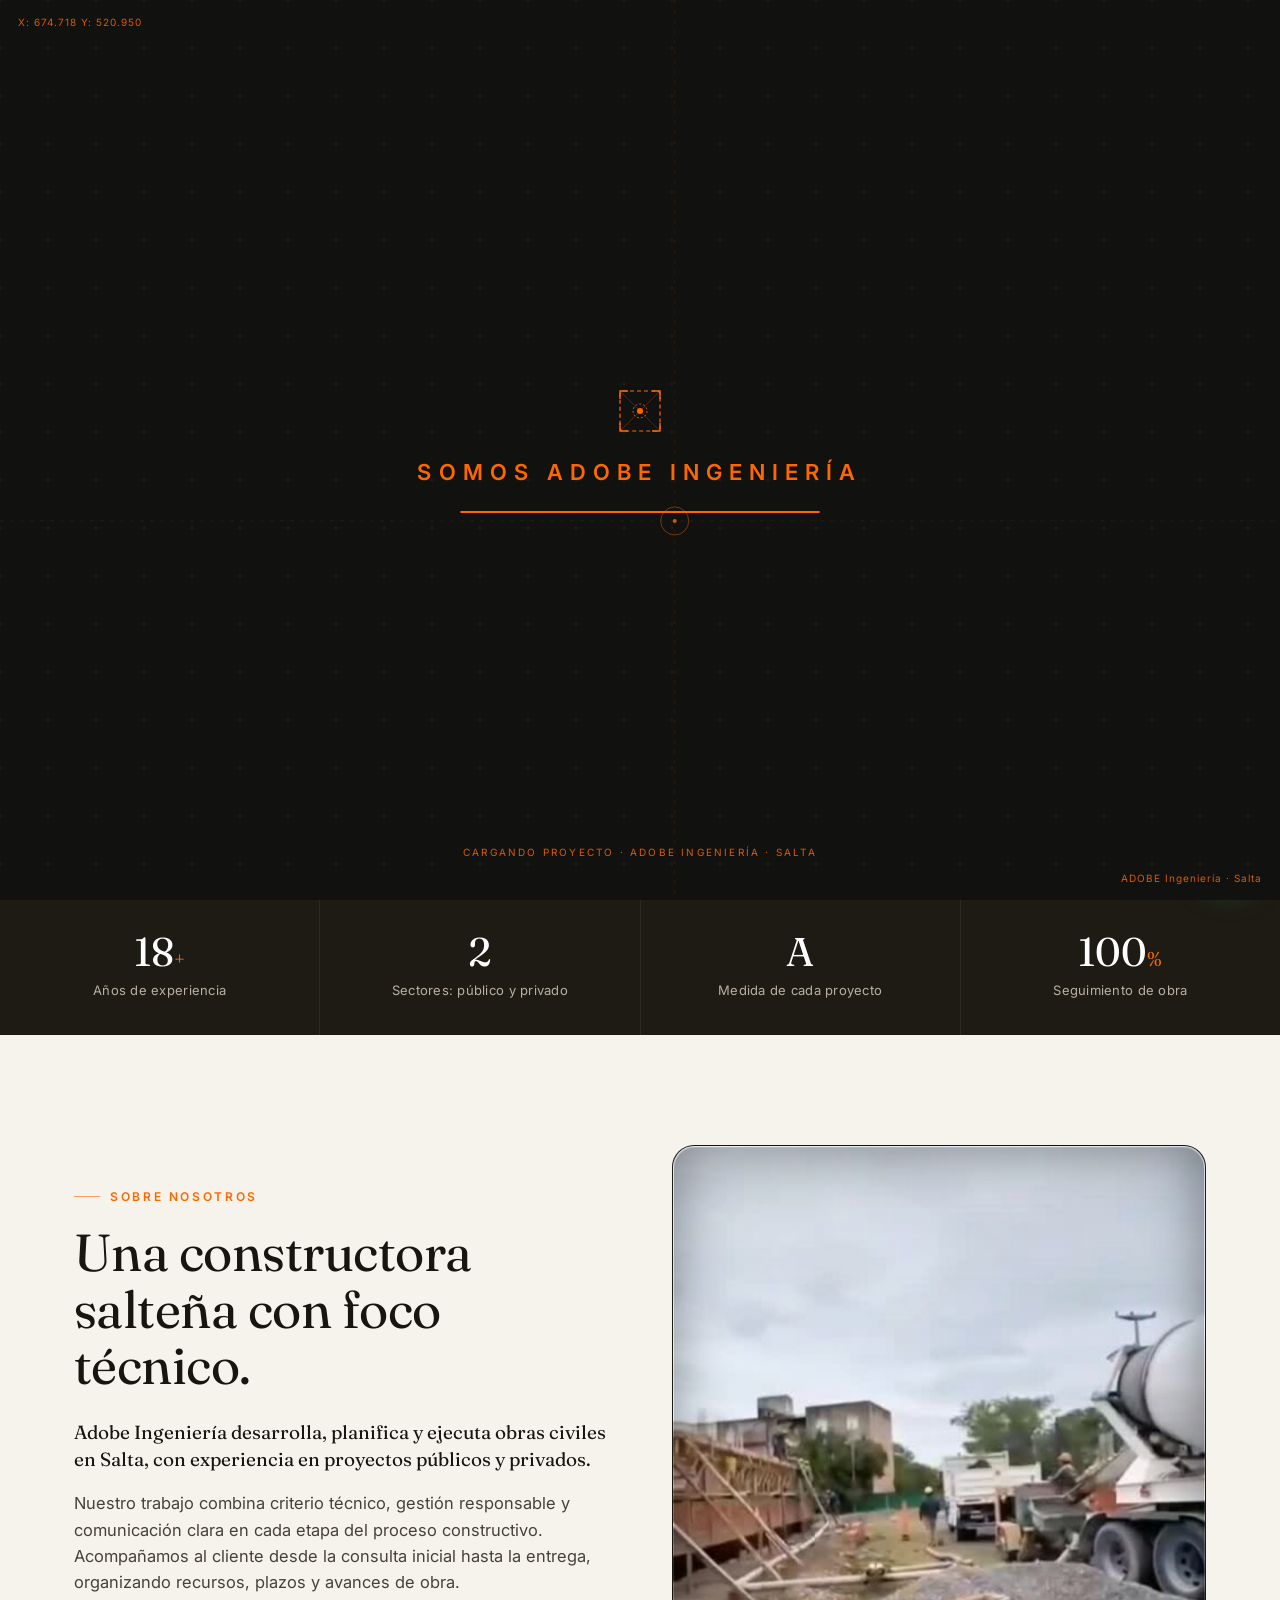
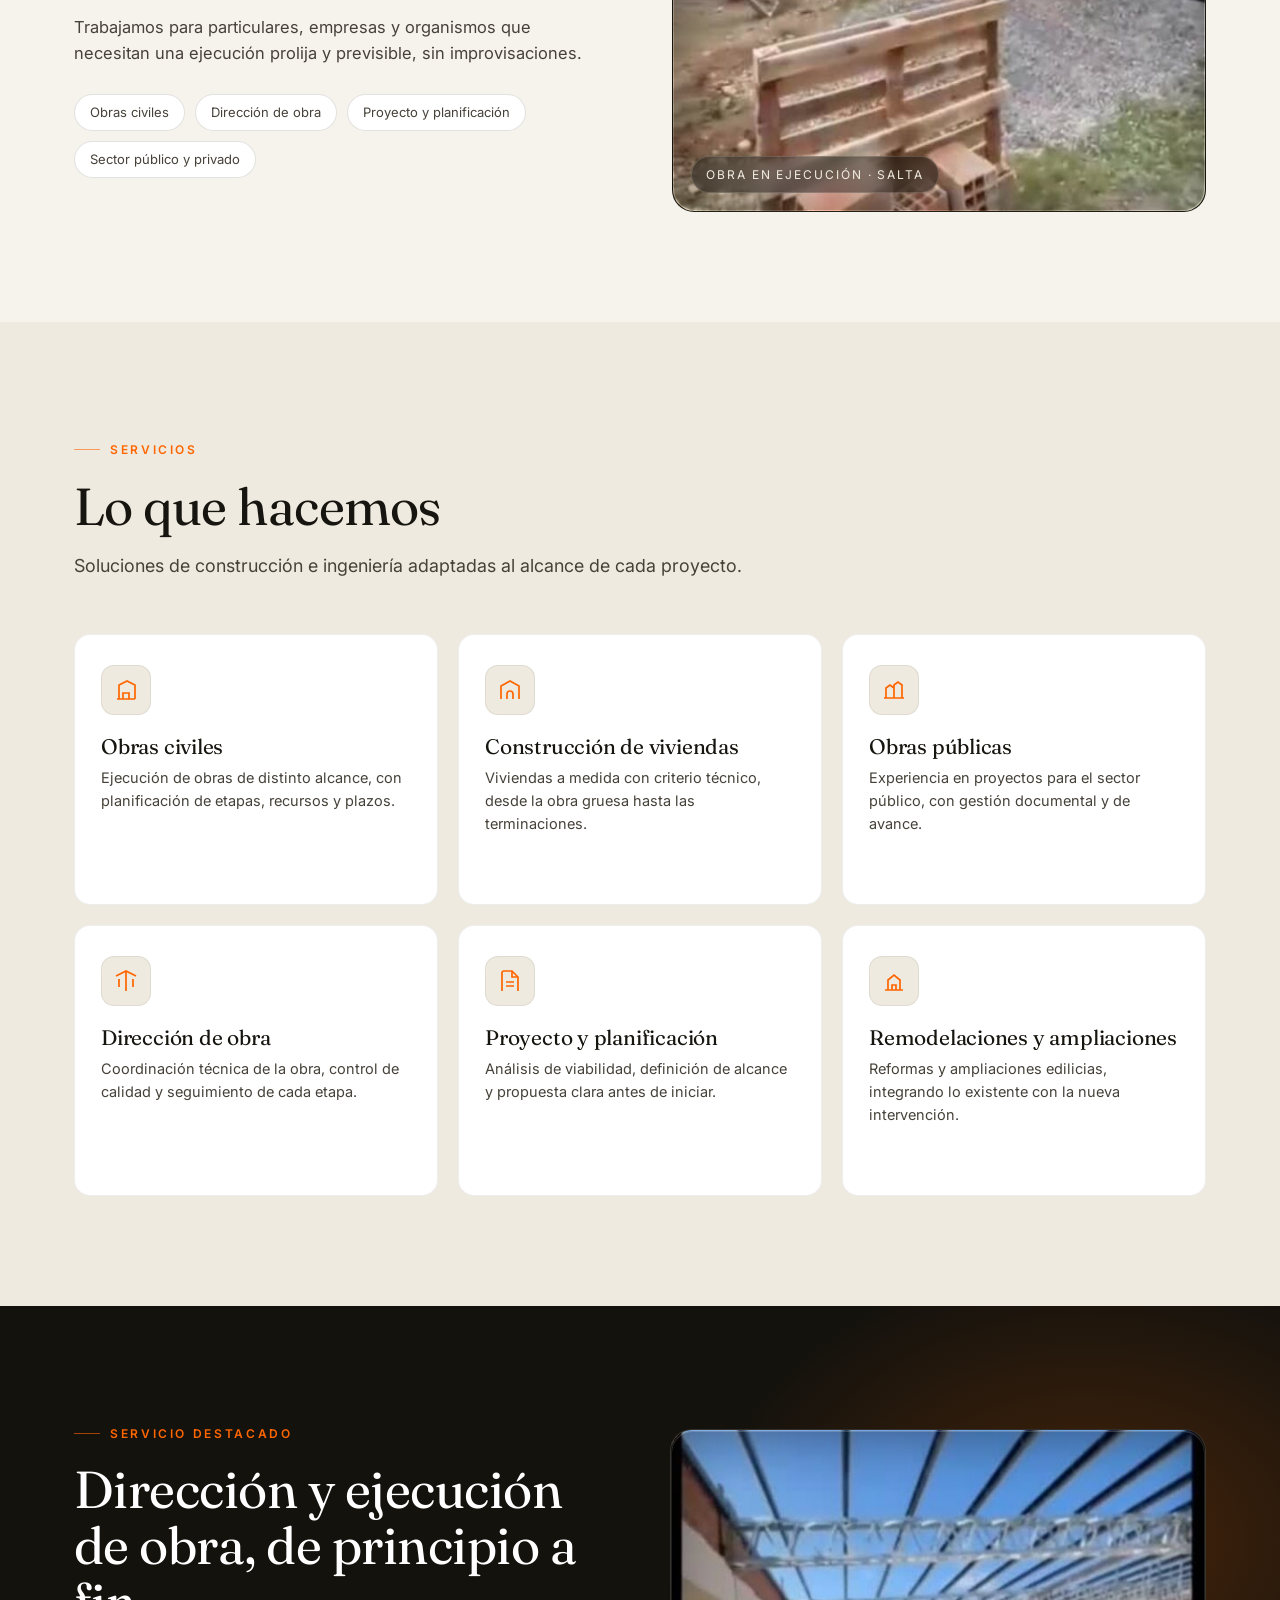
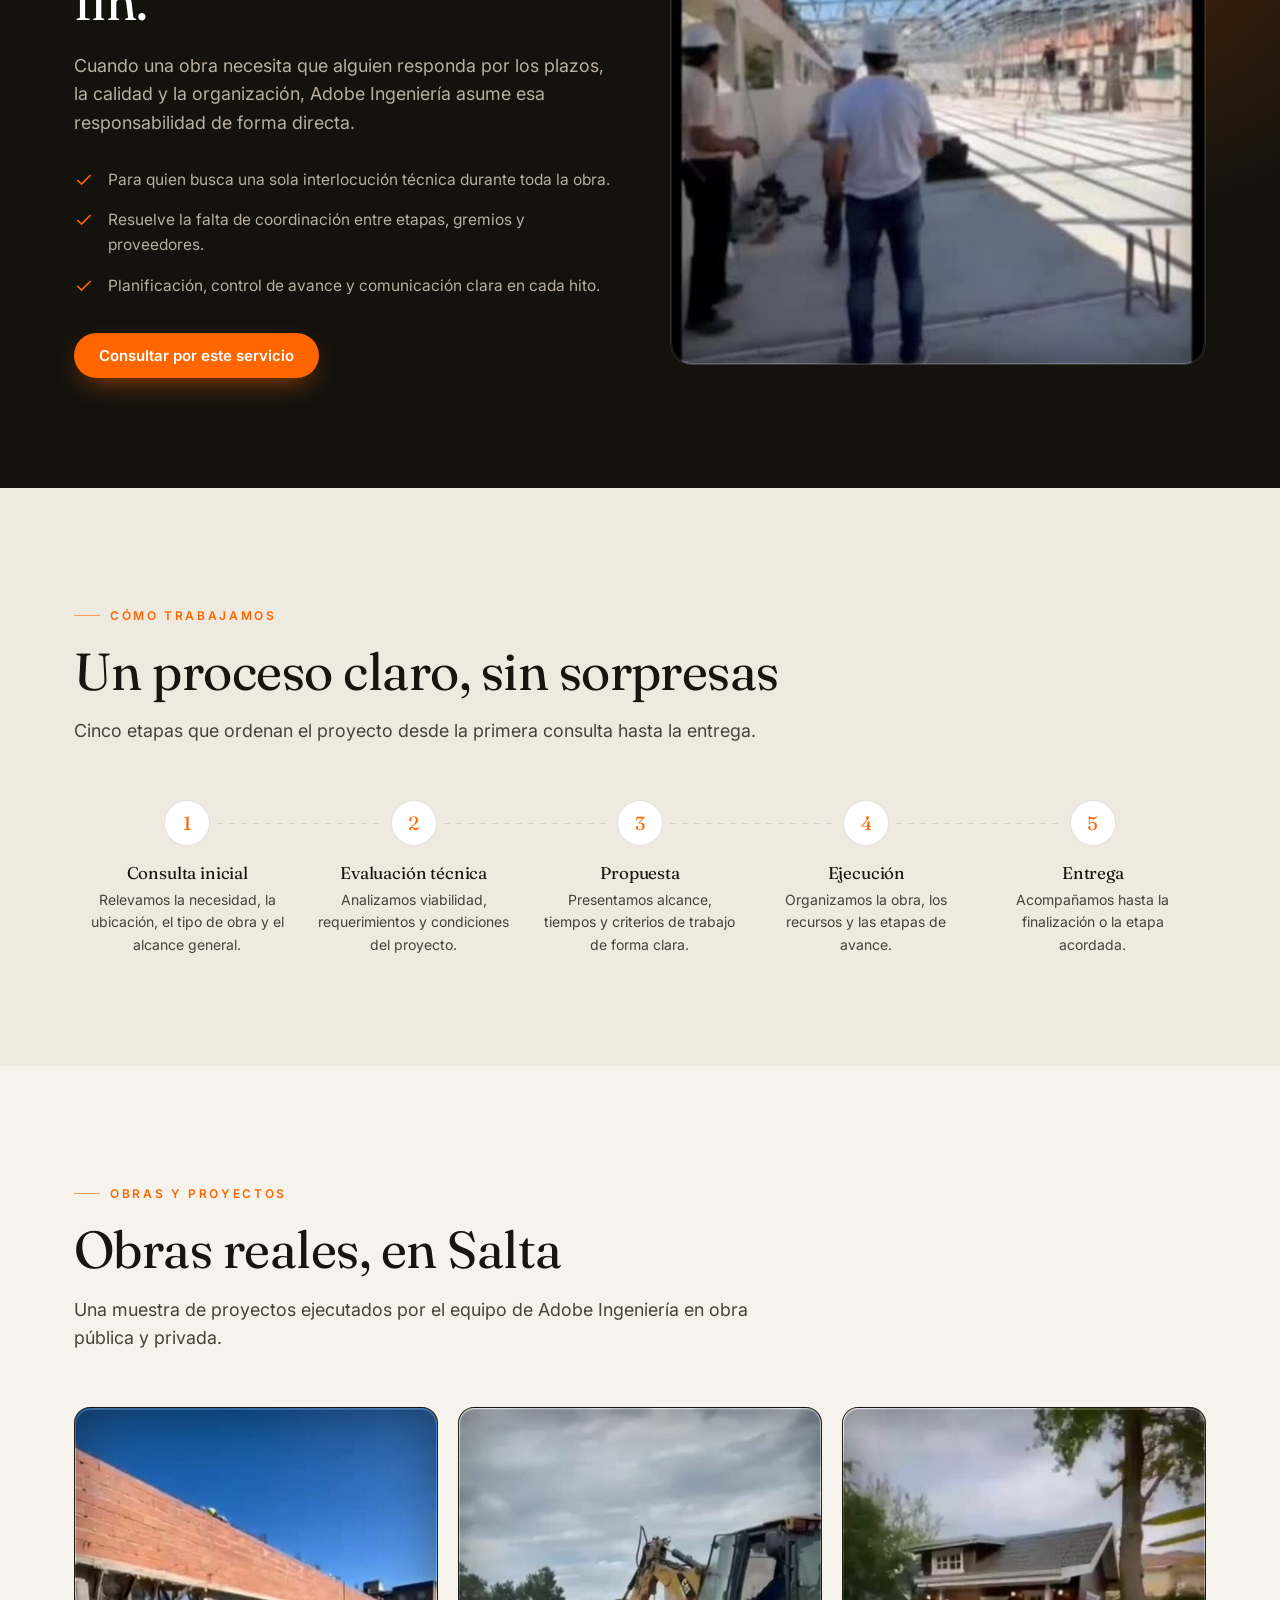
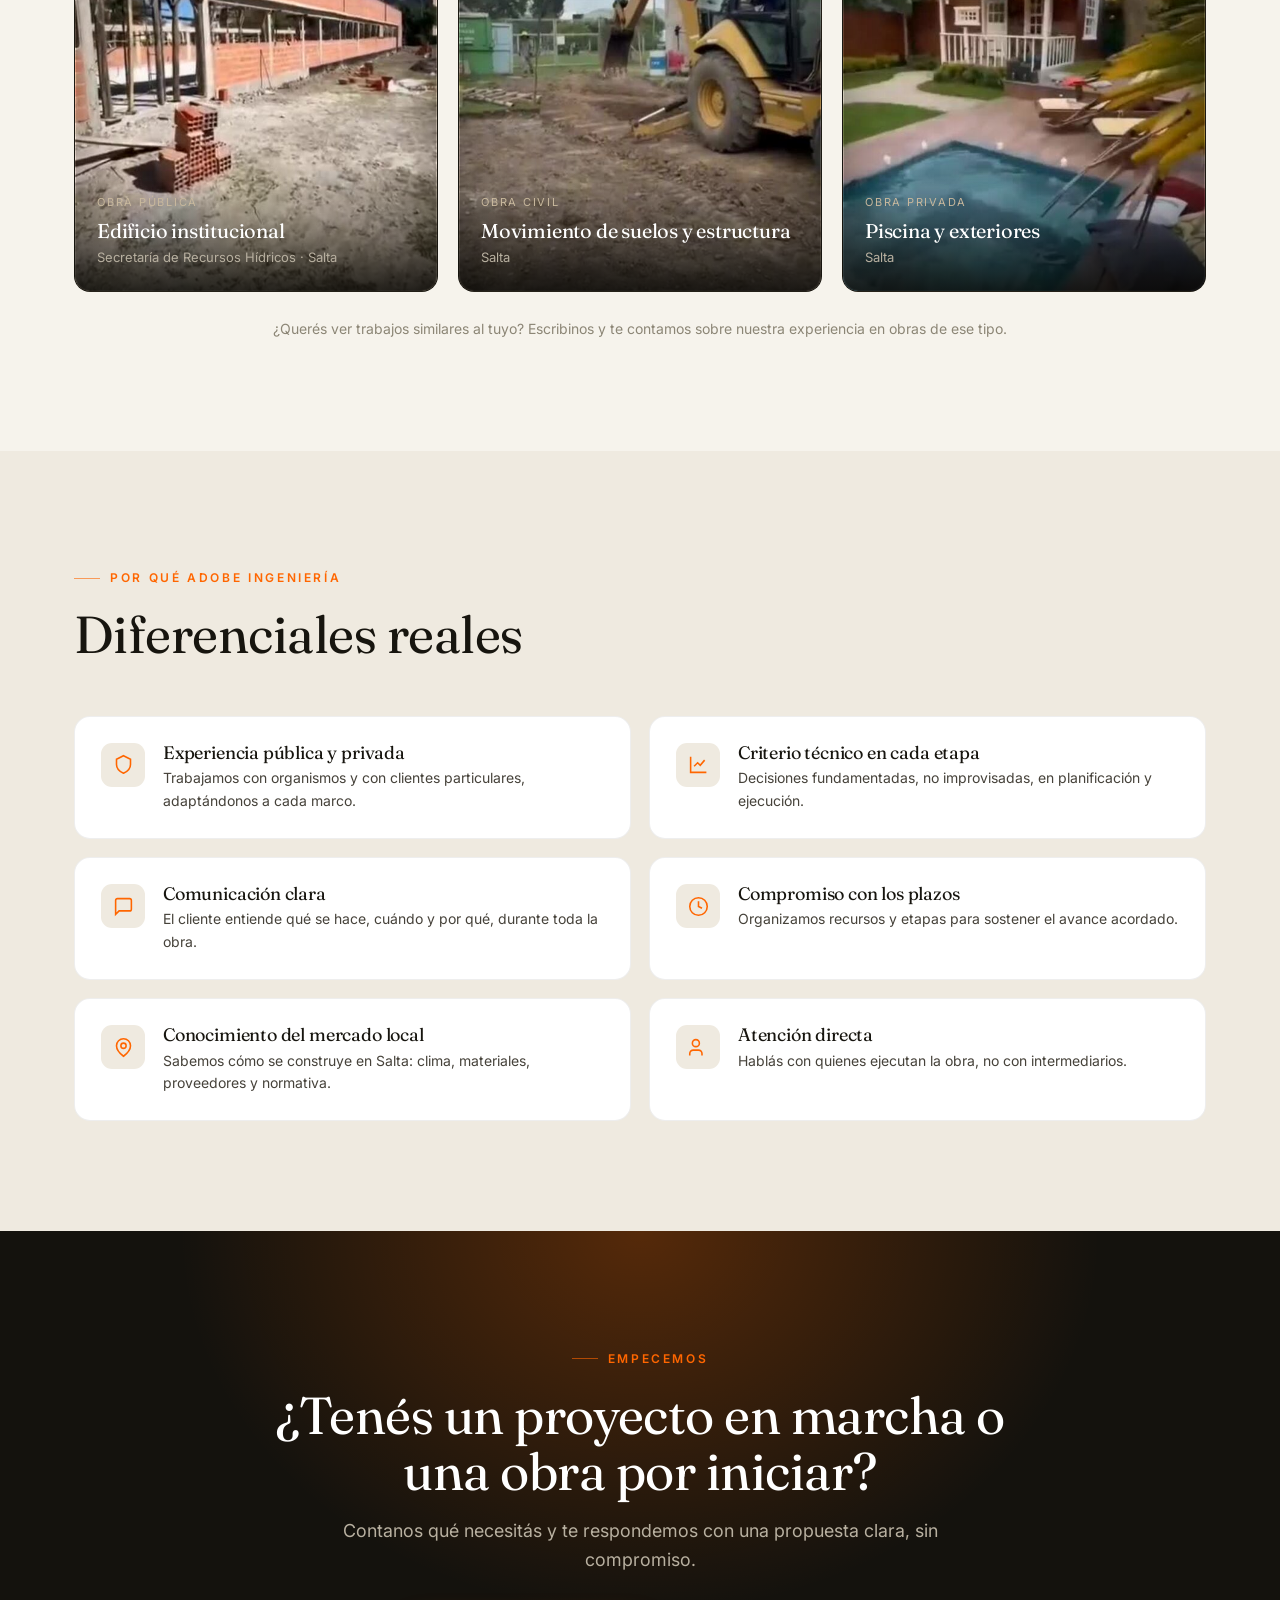
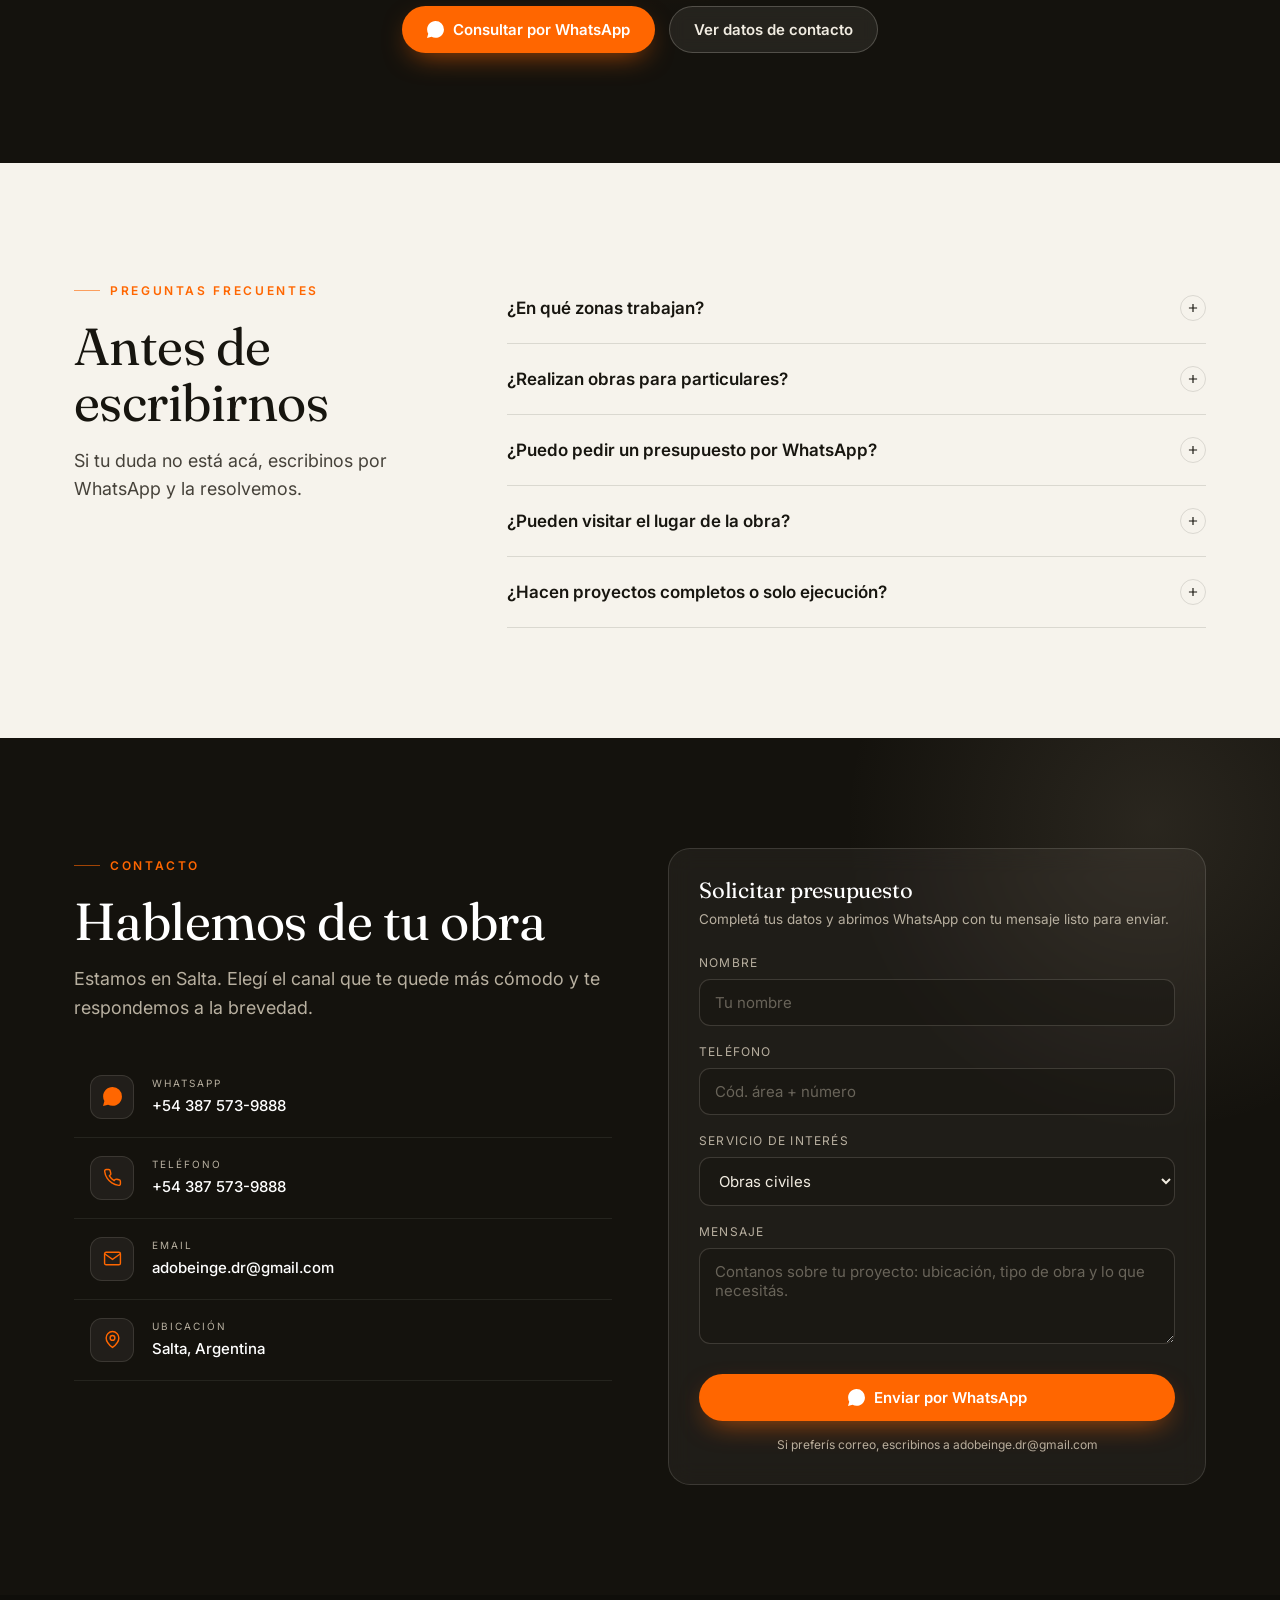
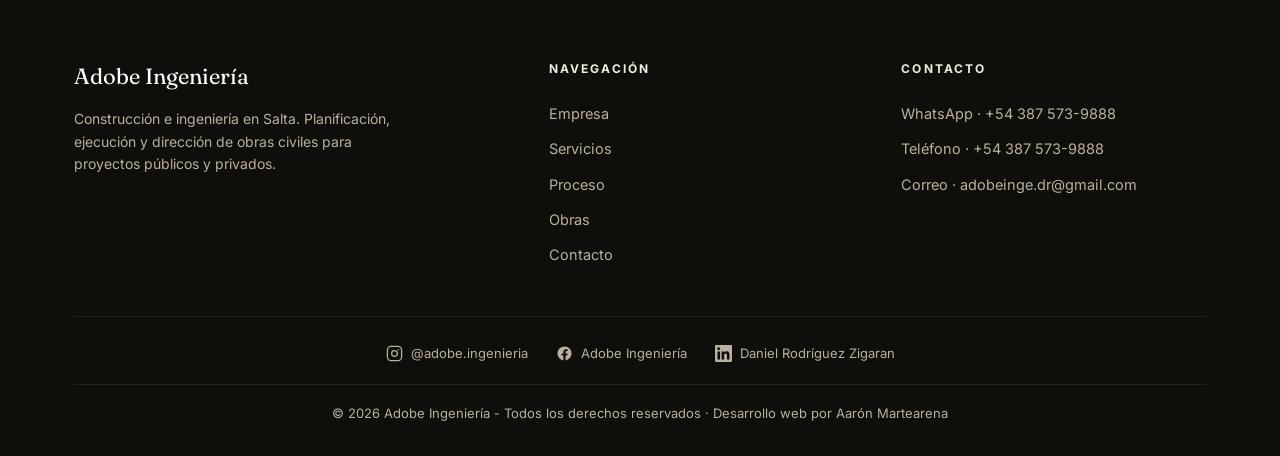
<file: index.html>
<!DOCTYPE html>
<html lang="es-AR">
<head>
  <meta charset="UTF-8" />
  <!-- CRÍTICO: ocultar body instantáneamente antes de cualquier render -->
  <style>body{visibility:hidden}</style>
<meta name="viewport" content="width=device-width, initial-scale=1.0" />

<!-- ===================== SEO LOCAL ===================== -->
<title>Adobe Ingeniería | Obras civiles y construcción en Salta</title>
<meta name="description" content="Adobe Ingeniería desarrolla obras civiles, proyectos constructivos y soluciones de ingeniería en Salta. Consultá por servicios, obras y presupuestos." />
<meta name="keywords" content="constructora en Salta, obras civiles Salta, ingeniería civil Salta, empresa constructora Salta, dirección de obra Salta, construcción de viviendas Salta, obras públicas y privadas Salta" />
<meta name="author" content="Adobe Ingeniería" />
<meta name="robots" content="index, follow" />
<meta name="theme-color" content="#FF6600" />

  <!-- Favicon completo -->
  <link rel="icon"             type="image/svg+xml"  href="favicon.svg" />
  <link rel="alternate icon"   type="image/x-icon"   href="favicon.ico" />
  <link rel="apple-touch-icon"                        href="apple-touch-icon.png" />
  <link rel="manifest"                                href="site.webmanifest" />

  <!-- Open Graph completo (WhatsApp, LinkedIn, Facebook) -->
  <meta property="og:type"          content="website" />
  <meta property="og:locale"        content="es_AR" />
  <meta property="og:url"           content="https://adobeingenieria.com.ar/" />
  <meta property="og:title"         content="Adobe Ingeniería | Obras civiles y construcción en Salta" />
  <meta property="og:description"   content="Planificación, ejecución y dirección de obras civiles en Salta. Proyectos públicos y privados con criterio técnico." />
  <meta property="og:image"         content="https://adobeingenieria.com.ar/assets/images/og-image.jpg" />
  <meta property="og:image:width"   content="1200" />
  <meta property="og:image:height"  content="630" />
  <meta property="og:image:alt"     content="Adobe Ingeniería — Obras civiles en Salta" />
  <meta property="og:site_name"     content="Adobe Ingeniería" />

  <!-- Twitter / X card -->
  <meta name="twitter:card"         content="summary_large_image" />
  <meta name="twitter:title"        content="Adobe Ingeniería | Obras civiles y construcción en Salta" />
  <meta name="twitter:description"  content="Planificación, ejecución y dirección de obras civiles en Salta. Proyectos públicos y privados con criterio técnico." />
  <meta name="twitter:image"        content="https://adobeingenieria.com.ar/assets/images/og-image.jpg" />

  <!-- Canónica -->
  <link rel="canonical" href="https://adobeingenieria.com.ar/" />

<link rel="preconnect" href="https://fonts.googleapis.com" />
<link rel="preconnect" href="https://fonts.gstatic.com" crossorigin />
<link href="https://fonts.googleapis.com/css2?family=Fraunces:opsz,wght@9..144,300;9..144,400;9..144,500;9..144,600&family=Inter:wght@400;500;600;700&display=swap" rel="stylesheet" />

<!-- Datos estructurados (SEO local). Verificar/ajustar con datos finales del cliente. -->

  <!-- Hoja de estilos externa -->
  <link rel="stylesheet" href="css/styles.css" />

  <!-- Pantalla de carga AutoCAD (sin defer: debe ejecutarse antes que todo) -->
  <script src="js/loader.js"></script>

  <!-- SEO estructurado -->
  <script type="application/ld+json">
  {
    "@context": "https://schema.org",
    "@type": "GeneralContractor",
    "name": "Adobe Ingeniería",
    "description": "Empresa de construcción e ingeniería en Salta. Obras civiles, proyectos públicos y privados, dirección de obra.",
    "areaServed": "Salta, Argentina",
    "address": {
      "@type": "PostalAddress",
      "addressLocality": "Salta",
      "addressRegion": "Salta",
      "addressCountry": "AR"
    },
    "telephone": "+54-387-573-9888",
    "email": "adobeinge.dr@gmail.com",
    "sameAs": [
      "https://www.instagram.com/adobe.ingenieria/",
      "https://www.facebook.com/people/Adobe-Ingenier%C3%ADa/61581666195936/"
    ]
  }
  </script>
</head>
<body>

<!-- ============================== NAV ============================== -->
<header class="nav" id="nav">
  <div class="nav-inner">
    <a href="#inicio" class="brand" aria-label="Adobe Ingeniería — inicio">
      <span class="brand-logo">
        <span class="brand-adobe">ADOBE</span>
        <span class="brand-ing">Ingeniería</span>
      </span>
    </a>
    <nav class="nav-links" aria-label="Principal">
      <a class="lnk" href="#empresa">Empresa</a>
      <a class="lnk" href="#servicios">Servicios</a>
      <a class="lnk" href="#proceso">Proceso</a>
      <a class="lnk" href="#obras">Obras</a>
      <a class="lnk" href="#contacto">Contacto</a>
    </nav>
    <div class="nav-cta">
      <a class="btn btn-primary" href="https://wa.me/5493875739888?text=Hola%20Adobe%20Ingenier%C3%ADa%2C%20vi%20su%20p%C3%A1gina%20web%20y%20quisiera%20consultar%20por%20sus%20servicios." target="_blank" rel="noopener">
        <svg viewBox="0 0 24 24" fill="currentColor"><path d="M.057 24l1.687-6.163a11.867 11.867 0 01-1.587-5.946C.16 5.335 5.495 0 12.05 0a11.821 11.821 0 018.413 3.488 11.824 11.824 0 013.48 8.414c-.003 6.557-5.338 11.892-11.893 11.892a11.9 11.9 0 01-5.688-1.448L.057 24zm6.597-3.807c1.676.995 3.276 1.591 5.392 1.592 5.448 0 9.886-4.434 9.889-9.885.002-5.462-4.415-9.89-9.881-9.892-5.452 0-9.887 4.434-9.889 9.884a9.86 9.86 0 001.51 5.26l-.999 3.648 3.978-1.607z"/></svg>
        Consultar
      </a>
      <button class="burger" id="burger" aria-label="Abrir menú">
        <svg width="26" height="26" viewBox="0 0 24 24" fill="none" stroke="currentColor" stroke-width="2"><line x1="3" y1="7" x2="21" y2="7"/><line x1="3" y1="12" x2="21" y2="12"/><line x1="3" y1="17" x2="21" y2="17"/></svg>
      </button>
    </div>
  </div>
</header>

<!-- mobile menu -->
<div class="mobile-menu" id="mobileMenu">
  <button class="mobile-close" id="mobileClose" aria-label="Cerrar menú">
    <svg width="28" height="28" viewBox="0 0 24 24" fill="none" stroke="currentColor" stroke-width="2"><line x1="18" y1="6" x2="6" y2="18"/><line x1="6" y1="6" x2="18" y2="18"/></svg>
  </button>
  <a href="#empresa">Empresa</a>
  <a href="#servicios">Servicios</a>
  <a href="#proceso">Proceso</a>
  <a href="#obras">Obras</a>
  <a href="#contacto">Contacto</a>
  <a class="btn btn-primary" href="https://wa.me/5493875739888?text=Hola%20Adobe%20Ingenier%C3%ADa%2C%20vi%20su%20p%C3%A1gina%20web%20y%20quisiera%20consultar%20por%20sus%20servicios." target="_blank" rel="noopener">Consultar por WhatsApp</a>
</div>

<!-- ============================== HERO ============================== -->
<section class="hero" id="inicio">
  <span class="grid-lines"></span>
  <span class="noise"></span>
  <div class="wrap">
    <div class="hero-grid">
      <div>
        <span class="eyebrow">Ingeniería y obra civil · Salta</span>
        <h1>Planificamos, ejecutamos y dirigimos <em>obras</em> con criterio técnico.</h1>
        <p class="lead">Construcción e ingeniería para proyectos públicos y privados en Salta. Cada etapa, de la planificación a la entrega, gestionada con precisión y responsabilidad.</p>
        <div class="hero-cta">
          <a class="btn btn-primary" href="https://wa.me/5493875739888?text=Hola%20Adobe%20Ingenier%C3%ADa%2C%20vi%20su%20p%C3%A1gina%20web%20y%20quisiera%20solicitar%20un%20presupuesto." target="_blank" rel="noopener">
            <svg viewBox="0 0 24 24" fill="currentColor"><path d="M.057 24l1.687-6.163a11.867 11.867 0 01-1.587-5.946C.16 5.335 5.495 0 12.05 0a11.821 11.821 0 018.413 3.488 11.824 11.824 0 013.48 8.414c-.003 6.557-5.338 11.892-11.893 11.892a11.9 11.9 0 01-5.688-1.448L.057 24zm6.597-3.807c1.676.995 3.276 1.591 5.392 1.592 5.448 0 9.886-4.434 9.889-9.885.002-5.462-4.415-9.89-9.881-9.892-5.452 0-9.887 4.434-9.889 9.884a9.86 9.86 0 001.51 5.26l-.999 3.648 3.978-1.607z"/></svg>
            Solicitar presupuesto
          </a>
          <a class="btn btn-light" href="#servicios">Ver servicios</a>
        </div>
        <div class="hero-tags">
          <span>Obras públicas y privadas</span>
          <span>Base en Salta</span>
          <span>Dirección de obra</span>
        </div>
      </div>

      <!-- video real enmarcado en vidrio -->
      <div class="hero-media reveal">
        <video autoplay class="hero-vid" muted loop playsinline preload="metadata" poster="assets/images/hero.jpg">
          <source src="assets/videos/hero.mp4" type="video/mp4" />
        </video>
        <div class="hero-media-frame"></div>
        <div class="hero-stat glass">
          <div class="hs-num">18<small>+ años</small></div>
          <div class="hs-lbl">de trayectoria en obra pública y privada</div>
        </div>
        <span class="hero-media-tag">Obra real · Salta</span>
      </div>
    </div>
  </div>
</section>

<!-- ============================== TRUST ============================== -->
<section class="trust">
  <div class="trust-grid">
    <div><div class="t-num">18<small>+</small></div><div class="t-lbl">Años de experiencia</div></div>
    <div><div class="t-num">2</div><div class="t-lbl">Sectores: público y privado</div></div>
    <div><div class="t-num">A</div><div class="t-lbl">Medida de cada proyecto</div></div>
    <div><div class="t-num">100<small>%</small></div><div class="t-lbl">Seguimiento de obra</div></div>
  </div>
</section>

<!-- ============================== ABOUT ============================== -->
<section class="sec" id="empresa">
  <div class="wrap">
    <div class="about-grid">
      <div class="about-copy reveal">
        <span class="eyebrow">Sobre nosotros</span>
        <h2 style="margin:18px 0 26px">Una constructora salteña con foco técnico.</h2>
        <p>Adobe Ingeniería desarrolla, planifica y ejecuta obras civiles en Salta, con experiencia en proyectos públicos y privados.</p>
        <p>Nuestro trabajo combina criterio técnico, gestión responsable y comunicación clara en cada etapa del proceso constructivo. Acompañamos al cliente desde la consulta inicial hasta la entrega, organizando recursos, plazos y avances de obra.</p>
        <p>Trabajamos para particulares, empresas y organismos que necesitan una ejecución prolija y previsible, sin improvisaciones.</p>
        <div class="about-tags">
          <span class="chip">Obras civiles</span>
          <span class="chip">Dirección de obra</span>
          <span class="chip">Proyecto y planificación</span>
          <span class="chip">Sector público y privado</span>
        </div>
      </div>
      <div class="about-visual reveal">
        <video data-lazy class="cover-vid" muted loop playsinline preload="none" poster="assets/images/about-obra.jpg">
          <source data-src="assets/videos/about-obra.mp4" type="video/mp4" />
        </video>
        <span class="vid-frame"></span>
        <span class="ph-label">Obra en ejecución · Salta</span>
      </div>
    </div>
  </div>
</section>

<!-- ============================== SERVICES ============================== -->
<section class="sec" id="servicios" style="background:var(--bg-warm)">
  <div class="wrap">
    <div class="sec-head reveal">
      <span class="eyebrow">Servicios</span>
      <h2>Lo que hacemos</h2>
      <p class="lead">Soluciones de construcción e ingeniería adaptadas al alcance de cada proyecto.</p>
    </div>
    <div class="svc-grid">
      <!-- repeatable card -->
      <div class="svc-card reveal">
        <div class="svc-ico"><svg viewBox="0 0 24 24" fill="none" stroke="currentColor" stroke-width="1.7"><path d="M3 21h18M5 21V7l8-4 8 4v14M9 21v-6h6v6"/></svg></div>
        <h3>Obras civiles</h3>
        <p>Ejecución de obras de distinto alcance, con planificación de etapas, recursos y plazos.</p>
        <a class="more" href="https://wa.me/5493875739888?text=Hola%20Adobe%20Ingenier%C3%ADa%2C%20vi%20su%20p%C3%A1gina%20web%20y%20quisiera%20consultar%20por%20el%20servicio%20de%20Obras%20civiles." target="_blank" rel="noopener">Consultar <svg viewBox="0 0 24 24" fill="none" stroke="currentColor" stroke-width="2"><path d="M5 12h14M13 6l6 6-6 6"/></svg></a>
      </div>
      <div class="svc-card reveal">
        <div class="svc-ico"><svg viewBox="0 0 24 24" fill="none" stroke="currentColor" stroke-width="1.7"><path d="M3 21V8l9-5 9 5v13M9 21v-5a3 3 0 0 1 6 0v5"/></svg></div>
        <h3>Construcción de viviendas</h3>
        <p>Viviendas a medida con criterio técnico, desde la obra gruesa hasta las terminaciones.</p>
        <a class="more" href="https://wa.me/5493875739888?text=Hola%20Adobe%20Ingenier%C3%ADa%2C%20vi%20su%20p%C3%A1gina%20web%20y%20quisiera%20consultar%20por%20el%20servicio%20de%20Construcci%C3%B3n%20de%20viviendas." target="_blank" rel="noopener">Consultar <svg viewBox="0 0 24 24" fill="none" stroke="currentColor" stroke-width="2"><path d="M5 12h14M13 6l6 6-6 6"/></svg></a>
      </div>
      <div class="svc-card reveal">
        <div class="svc-ico"><svg viewBox="0 0 24 24" fill="none" stroke="currentColor" stroke-width="1.7"><path d="M2 20h20M4 20V10l4-3 4 3M12 20V7l4-3 4 3v13"/></svg></div>
        <h3>Obras públicas</h3>
        <p>Experiencia en proyectos para el sector público, con gestión documental y de avance.</p>
        <a class="more" href="https://wa.me/5493875739888?text=Hola%20Adobe%20Ingenier%C3%ADa%2C%20vi%20su%20p%C3%A1gina%20web%20y%20quisiera%20consultar%20por%20el%20servicio%20de%20Obras%20p%C3%BAblicas." target="_blank" rel="noopener">Consultar <svg viewBox="0 0 24 24" fill="none" stroke="currentColor" stroke-width="2"><path d="M5 12h14M13 6l6 6-6 6"/></svg></a>
      </div>
      <div class="svc-card reveal">
        <div class="svc-ico"><svg viewBox="0 0 24 24" fill="none" stroke="currentColor" stroke-width="1.7"><path d="M12 2v20M2 7l10-5 10 5M5 10v8M19 10v8"/></svg></div>
        <h3>Dirección de obra</h3>
        <p>Coordinación técnica de la obra, control de calidad y seguimiento de cada etapa.</p>
        <a class="more" href="https://wa.me/5493875739888?text=Hola%20Adobe%20Ingenier%C3%ADa%2C%20vi%20su%20p%C3%A1gina%20web%20y%20quisiera%20consultar%20por%20el%20servicio%20de%20Direcci%C3%B3n%20de%20obra." target="_blank" rel="noopener">Consultar <svg viewBox="0 0 24 24" fill="none" stroke="currentColor" stroke-width="2"><path d="M5 12h14M13 6l6 6-6 6"/></svg></a>
      </div>
      <div class="svc-card reveal">
        <div class="svc-ico"><svg viewBox="0 0 24 24" fill="none" stroke="currentColor" stroke-width="1.7"><path d="M4 22V4a2 2 0 0 1 2-2h8l6 6v14M14 2v6h6M8 13h8M8 17h8"/></svg></div>
        <h3>Proyecto y planificación</h3>
        <p>Análisis de viabilidad, definición de alcance y propuesta clara antes de iniciar.</p>
        <a class="more" href="https://wa.me/5493875739888?text=Hola%20Adobe%20Ingenier%C3%ADa%2C%20vi%20su%20p%C3%A1gina%20web%20y%20quisiera%20consultar%20por%20el%20servicio%20de%20Proyecto%20y%20planificaci%C3%B3n." target="_blank" rel="noopener">Consultar <svg viewBox="0 0 24 24" fill="none" stroke="currentColor" stroke-width="2"><path d="M5 12h14M13 6l6 6-6 6"/></svg></a>
      </div>
      <div class="svc-card reveal">
        <div class="svc-ico"><svg viewBox="0 0 24 24" fill="none" stroke="currentColor" stroke-width="1.7"><path d="M3 21h18M6 21V11l6-5 6 5v10M10 21v-5h4v5"/></svg></div>
        <h3>Remodelaciones y ampliaciones</h3>
        <p>Reformas y ampliaciones edilicias, integrando lo existente con la nueva intervención.</p>
        <a class="more" href="https://wa.me/5493875739888?text=Hola%20Adobe%20Ingenier%C3%ADa%2C%20vi%20su%20p%C3%A1gina%20web%20y%20quisiera%20consultar%20por%20el%20servicio%20de%20Remodelaciones%20y%20ampliaciones." target="_blank" rel="noopener">Consultar <svg viewBox="0 0 24 24" fill="none" stroke="currentColor" stroke-width="2"><path d="M5 12h14M13 6l6 6-6 6"/></svg></a>
      </div>
    </div>
  </div>
</section>

<!-- ============================== SIGNATURE / FEATURED ============================== -->
<section class="sec signature">
  <div class="wrap">
    <div class="sig-grid">
      <div class="reveal">
        <span class="eyebrow">Servicio destacado</span>
        <h2 style="margin:18px 0 22px">Dirección y ejecución de obra, de principio a fin.</h2>
        <p class="lead">Cuando una obra necesita que alguien responda por los plazos, la calidad y la organización, Adobe Ingeniería asume esa responsabilidad de forma directa.</p>
        <ul class="sig-list">
          <li><svg viewBox="0 0 24 24" fill="none" stroke="currentColor" stroke-width="2"><path d="M20 6L9 17l-5-5"/></svg> Para quien busca una sola interlocución técnica durante toda la obra.</li>
          <li><svg viewBox="0 0 24 24" fill="none" stroke="currentColor" stroke-width="2"><path d="M20 6L9 17l-5-5"/></svg> Resuelve la falta de coordinación entre etapas, gremios y proveedores.</li>
          <li><svg viewBox="0 0 24 24" fill="none" stroke="currentColor" stroke-width="2"><path d="M20 6L9 17l-5-5"/></svg> Planificación, control de avance y comunicación clara en cada hito.</li>
        </ul>
        <a class="btn btn-primary" href="https://wa.me/5493875739888?text=Hola%20Adobe%20Ingenier%C3%ADa%2C%20quisiera%20consultar%20por%20direcci%C3%B3n%20de%20obra." target="_blank" rel="noopener">Consultar por este servicio</a>
      </div>
      <div class="sig-visual reveal">
        <video data-lazy class="cover-vid" muted loop playsinline preload="none" poster="assets/images/signature-estructura.jpg">
          <source data-src="assets/videos/signature-estructura.mp4" type="video/mp4" />
        </video>
        <span class="vid-frame"></span>
        <span class="ph-label">Estructura metálica · obra propia</span>
      </div>
    </div>
  </div>
</section>

<!-- ============================== PROCESS ============================== -->
<section class="sec process" id="proceso">
  <div class="wrap">
    <div class="sec-head reveal">
      <span class="eyebrow">Cómo trabajamos</span>
      <h2>Un proceso claro, sin sorpresas</h2>
      <p class="lead">Cinco etapas que ordenan el proyecto desde la primera consulta hasta la entrega.</p>
    </div>
    <div class="steps">
      <div class="step reveal"><div class="n">1</div><h3>Consulta inicial</h3><p>Relevamos la necesidad, la ubicación, el tipo de obra y el alcance general.</p></div>
      <div class="step reveal"><div class="n">2</div><h3>Evaluación técnica</h3><p>Analizamos viabilidad, requerimientos y condiciones del proyecto.</p></div>
      <div class="step reveal"><div class="n">3</div><h3>Propuesta</h3><p>Presentamos alcance, tiempos y criterios de trabajo de forma clara.</p></div>
      <div class="step reveal"><div class="n">4</div><h3>Ejecución</h3><p>Organizamos la obra, los recursos y las etapas de avance.</p></div>
      <div class="step reveal"><div class="n">5</div><h3>Entrega</h3><p>Acompañamos hasta la finalización o la etapa acordada.</p></div>
    </div>
  </div>
</section>

<!-- ============================== PROJECTS ============================== -->
<section class="sec" id="obras">
  <div class="wrap">
    <div class="sec-head reveal">
      <span class="eyebrow">Obras y proyectos</span>
      <h2>Obras reales, en Salta</h2>
      <p class="lead">Una muestra de proyectos ejecutados por el equipo de Adobe Ingeniería en obra pública y privada.</p>
    </div>
    <div class="proj-grid">
      <div class="proj reveal">
        <video data-lazy class="cover-vid" muted loop playsinline preload="none" poster="assets/images/obra-recursos.jpg">
          <source data-src="assets/videos/obra-recursos.mp4" type="video/mp4" />
        </video>
        <span class="vid-frame"></span>
        <div class="meta"><span class="tag">Obra pública</span><h3>Edificio institucional</h3><span class="loc">Secretaría de Recursos Hídricos · Salta</span></div>
      </div>
      <div class="proj reveal">
        <video data-lazy class="cover-vid" muted loop playsinline preload="none" poster="assets/images/obra-civil.jpg">
          <source data-src="assets/videos/obra-civil.mp4" type="video/mp4" />
        </video>
        <span class="vid-frame"></span>
        <div class="meta"><span class="tag">Obra civil</span><h3>Movimiento de suelos y estructura</h3><span class="loc">Salta</span></div>
      </div>
      <div class="proj reveal">
        <video data-lazy class="cover-vid" muted loop playsinline preload="none" poster="assets/images/obra-piscina.jpg">
          <source data-src="assets/videos/obra-piscina.mp4" type="video/mp4" />
        </video>
        <span class="vid-frame"></span>
        <div class="meta"><span class="tag">Obra privada</span><h3>Piscina y exteriores</h3><span class="loc">Salta</span></div>
      </div>
    </div>
    <p class="proj-note">¿Querés ver trabajos similares al tuyo? Escribinos y te contamos sobre nuestra experiencia en obras de ese tipo.</p>
  </div>
</section>

<!-- ============================== DIFFERENTIATORS ============================== -->
<section class="sec" style="background:var(--bg-warm)">
  <div class="wrap">
    <div class="sec-head reveal">
      <span class="eyebrow">Por qué Adobe Ingeniería</span>
      <h2>Diferenciales reales</h2>
    </div>
    <div class="diff-grid">
      <div class="diff reveal"><div class="di"><svg viewBox="0 0 24 24" fill="none" stroke="currentColor" stroke-width="1.8"><path d="M12 2l8 4v6c0 5-3.5 8-8 10-4.5-2-8-5-8-10V6l8-4z"/></svg></div><div><h3>Experiencia pública y privada</h3><p>Trabajamos con organismos y con clientes particulares, adaptándonos a cada marco.</p></div></div>
      <div class="diff reveal"><div class="di"><svg viewBox="0 0 24 24" fill="none" stroke="currentColor" stroke-width="1.8"><path d="M3 3v18h18M7 14l4-4 3 3 5-6"/></svg></div><div><h3>Criterio técnico en cada etapa</h3><p>Decisiones fundamentadas, no improvisadas, en planificación y ejecución.</p></div></div>
      <div class="diff reveal"><div class="di"><svg viewBox="0 0 24 24" fill="none" stroke="currentColor" stroke-width="1.8"><path d="M21 15a2 2 0 0 1-2 2H7l-4 4V5a2 2 0 0 1 2-2h14a2 2 0 0 1 2 2z"/></svg></div><div><h3>Comunicación clara</h3><p>El cliente entiende qué se hace, cuándo y por qué, durante toda la obra.</p></div></div>
      <div class="diff reveal"><div class="di"><svg viewBox="0 0 24 24" fill="none" stroke="currentColor" stroke-width="1.8"><path d="M12 6v6l4 2M12 22a10 10 0 1 1 0-20 10 10 0 0 1 0 20z"/></svg></div><div><h3>Compromiso con los plazos</h3><p>Organizamos recursos y etapas para sostener el avance acordado.</p></div></div>
      <div class="diff reveal"><div class="di"><svg viewBox="0 0 24 24" fill="none" stroke="currentColor" stroke-width="1.8"><path d="M20 10c0 6-8 12-8 12s-8-6-8-12a8 8 0 0 1 16 0z"/><circle cx="12" cy="10" r="3"/></svg></div><div><h3>Conocimiento del mercado local</h3><p>Sabemos cómo se construye en Salta: clima, materiales, proveedores y normativa.</p></div></div>
      <div class="diff reveal"><div class="di"><svg viewBox="0 0 24 24" fill="none" stroke="currentColor" stroke-width="1.8"><path d="M16 21v-2a4 4 0 0 0-4-4H6a4 4 0 0 0-4 4v2M9 11a4 4 0 1 0 0-8 4 4 0 0 0 0 8z"/></svg></div><div><h3>Atención directa</h3><p>Hablás con quienes ejecutan la obra, no con intermediarios.</p></div></div>
    </div>
  </div>
</section>

<!-- ============================== CTA BAND ============================== -->
<section class="sec cta-band">
  <div class="wrap">
    <div class="cta-inner reveal">
      <span class="eyebrow" style="justify-content:center">Empecemos</span>
      <h2 style="margin-top:18px">¿Tenés un proyecto en marcha o una obra por iniciar?</h2>
      <p class="lead">Contanos qué necesitás y te respondemos con una propuesta clara, sin compromiso.</p>
      <div class="row">
        <a class="btn btn-primary" href="https://wa.me/5493875739888?text=Hola%20Adobe%20Ingenier%C3%ADa%2C%20vi%20su%20p%C3%A1gina%20web%20y%20quisiera%20solicitar%20un%20presupuesto." target="_blank" rel="noopener">
          <svg viewBox="0 0 24 24" fill="currentColor"><path d="M.057 24l1.687-6.163a11.867 11.867 0 01-1.587-5.946C.16 5.335 5.495 0 12.05 0a11.821 11.821 0 018.413 3.488 11.824 11.824 0 013.48 8.414c-.003 6.557-5.338 11.892-11.893 11.892a11.9 11.9 0 01-5.688-1.448L.057 24z"/></svg>
          Consultar por WhatsApp
        </a>
        <a class="btn btn-light" href="#contacto">Ver datos de contacto</a>
      </div>
    </div>
  </div>
</section>

<!-- ============================== FAQ ============================== -->
<section class="sec" id="faq">
  <div class="wrap">
    <div class="faq-grid">
      <div class="reveal">
        <span class="eyebrow">Preguntas frecuentes</span>
        <h2 style="margin-top:18px">Antes de escribirnos</h2>
        <p class="lead" style="margin-top:16px">Si tu duda no está acá, escribinos por WhatsApp y la resolvemos.</p>
      </div>
      <div class="faq-list reveal">
        <div class="faq-item">
          <button class="faq-q">¿En qué zonas trabajan? <span class="ic"><svg viewBox="0 0 24 24" fill="none" stroke="currentColor" stroke-width="2"><path d="M12 5v14M5 12h14"/></svg></span></button>
          <div class="faq-a"><p>Trabajamos principalmente en Salta y alrededores. Para obras en otras localidades, consultanos para evaluar el alcance.</p></div>
        </div>
        <div class="faq-item">
          <button class="faq-q">¿Realizan obras para particulares? <span class="ic"><svg viewBox="0 0 24 24" fill="none" stroke="currentColor" stroke-width="2"><path d="M12 5v14M5 12h14"/></svg></span></button>
          <div class="faq-a"><p>Sí. Atendemos tanto a particulares como a empresas y organismos del sector público.</p></div>
        </div>
        <div class="faq-item">
          <button class="faq-q">¿Puedo pedir un presupuesto por WhatsApp? <span class="ic"><svg viewBox="0 0 24 24" fill="none" stroke="currentColor" stroke-width="2"><path d="M12 5v14M5 12h14"/></svg></span></button>
          <div class="faq-a"><p>Sí. Escribinos con una descripción del proyecto, la ubicación y, si tenés, fotos o planos. Con eso podemos orientarte mejor.</p></div>
        </div>
        <div class="faq-item">
          <button class="faq-q">¿Pueden visitar el lugar de la obra? <span class="ic"><svg viewBox="0 0 24 24" fill="none" stroke="currentColor" stroke-width="2"><path d="M12 5v14M5 12h14"/></svg></span></button>
          <div class="faq-a"><p>Según el tipo de proyecto coordinamos una visita técnica para relevar las condiciones reales del lugar.</p></div>
        </div>
        <div class="faq-item">
          <button class="faq-q">¿Hacen proyectos completos o solo ejecución? <span class="ic"><svg viewBox="0 0 24 24" fill="none" stroke="currentColor" stroke-width="2"><path d="M12 5v14M5 12h14"/></svg></span></button>
          <div class="faq-a"><p>Acompañamos desde la planificación hasta la ejecución y la dirección de obra. También sumamos a obras ya iniciadas según el caso.</p></div>
        </div>
      </div>
    </div>
  </div>
</section>

<!-- ============================== CONTACT ============================== -->
<section class="sec contact" id="contacto">
  <div class="wrap">
    <div class="contact-grid">
      <div class="reveal">
        <span class="eyebrow">Contacto</span>
        <h2 style="margin-top:18px">Hablemos de tu obra</h2>
        <p class="lead">Estamos en Salta. Elegí el canal que te quede más cómodo y te respondemos a la brevedad.</p>
        <div class="cinfo">
          <a href="https://wa.me/5493875739888?text=Hola%20Adobe%20Ingenier%C3%ADa%2C%20vi%20su%20p%C3%A1gina%20web%20y%20quisiera%20consultar." target="_blank" rel="noopener">
            <span class="ci"><svg viewBox="0 0 24 24" fill="currentColor"><path d="M.057 24l1.687-6.163a11.867 11.867 0 01-1.587-5.946C.16 5.335 5.495 0 12.05 0a11.821 11.821 0 018.413 3.488 11.824 11.824 0 013.48 8.414c-.003 6.557-5.338 11.892-11.893 11.892a11.9 11.9 0 01-5.688-1.448L.057 24z"/></svg></span>
            <span class="ct"><span class="k">WhatsApp</span><span class="v">+54 387 573-9888</span></span>
          </a>
          <a href="tel:+543875739888">
            <span class="ci"><svg viewBox="0 0 24 24" fill="none" stroke="currentColor" stroke-width="1.8"><path d="M22 16.92v3a2 2 0 0 1-2.18 2 19.79 19.79 0 0 1-8.63-3.07 19.5 19.5 0 0 1-6-6 19.79 19.79 0 0 1-3.07-8.67A2 2 0 0 1 4.11 2h3a2 2 0 0 1 2 1.72c.13.96.36 1.9.7 2.81a2 2 0 0 1-.45 2.11L8.09 9.91a16 16 0 0 0 6 6l1.27-1.27a2 2 0 0 1 2.11-.45c.9.34 1.85.57 2.81.7A2 2 0 0 1 22 16.92z"/></svg></span>
            <span class="ct"><span class="k">Teléfono</span><span class="v">+54 387 573-9888</span></span>
          </a>
          <a href="mailto:adobeinge.dr@gmail.com?subject=Consulta%20WEB">
            <span class="ci"><svg viewBox="0 0 24 24" fill="none" stroke="currentColor" stroke-width="1.8"><rect x="2" y="4" width="20" height="16" rx="2"/><path d="m22 6-10 7L2 6"/></svg></span>
            <span class="ct"><span class="k">Email</span><span class="v">adobeinge.dr@gmail.com</span></span>
          </a>
          <div class="line">
            <span class="ci"><svg viewBox="0 0 24 24" fill="none" stroke="currentColor" stroke-width="1.8"><path d="M20 10c0 6-8 12-8 12s-8-6-8-12a8 8 0 0 1 16 0z"/><circle cx="12" cy="10" r="3"/></svg></span>
            <span class="ct"><span class="k">Ubicación</span><span class="v">Salta, Argentina</span></span>
          </div>
        </div>
      </div>

      <!-- form (envía por WhatsApp armando el mensaje, sin backend) -->
      <div class="form reveal">
        <h3>Solicitar presupuesto</h3>
        <p class="sub">Completá tus datos y abrimos WhatsApp con tu mensaje listo para enviar.</p>
        <div class="fld"><label for="f-nom">Nombre</label><input id="f-nom" type="text" placeholder="Tu nombre" /></div>
        <div class="fld"><label for="f-tel">Teléfono</label><input id="f-tel" type="tel" placeholder="Cód. área + número" /></div>
        <div class="fld"><label for="f-srv">Servicio de interés</label>
          <select id="f-srv">
            <option>Obras civiles</option>
            <option>Construcción de viviendas</option>
            <option>Obras públicas</option>
            <option>Dirección de obra</option>
            <option>Proyecto y planificación</option>
            <option>Remodelaciones / ampliaciones</option>
            <option>Otro / No estoy seguro</option>
          </select>
        </div>
        <div class="fld"><label for="f-msg">Mensaje</label><textarea id="f-msg" placeholder="Contanos sobre tu proyecto: ubicación, tipo de obra y lo que necesitás."></textarea></div>
        <button class="btn btn-primary" id="sendForm" type="button">
          <svg viewBox="0 0 24 24" fill="currentColor"><path d="M.057 24l1.687-6.163a11.867 11.867 0 01-1.587-5.946C.16 5.335 5.495 0 12.05 0a11.821 11.821 0 018.413 3.488 11.824 11.824 0 013.48 8.414c-.003 6.557-5.338 11.892-11.893 11.892a11.9 11.9 0 01-5.688-1.448L.057 24z"/></svg>
          Enviar por WhatsApp
        </button>
        <p class="form-note">Si preferís correo, escribinos a adobeinge.dr@gmail.com</p>
      </div>
    </div>
  </div>
</section>

<!-- ============================== FOOTER ============================== -->
<footer class="ft">
  <div class="wrap">
    <div class="ft-grid">
      <div class="ft-brand">
        <div class="name">Adobe Ingeniería</div>
        <p>Construcción e ingeniería en Salta. Planificación, ejecución y dirección de obras civiles para proyectos públicos y privados.</p>
      </div>
      <div class="ft-col">
        <h4>Navegación</h4>
        <a href="#empresa">Empresa</a>
        <a href="#servicios">Servicios</a>
        <a href="#proceso">Proceso</a>
        <a href="#obras">Obras</a>
        <a href="#contacto">Contacto</a>
      </div>
      <div class="ft-col">
        <h4>Contacto</h4>
        <a href="https://wa.me/5493875739888" target="_blank" rel="noopener">WhatsApp · +54 387 573-9888</a>
        <a href="tel:+543875739888">Teléfono · +54 387 573-9888</a>
        <a href="mailto:adobeinge.dr@gmail.com?subject=Consulta%20WEB">Correo · adobeinge.dr@gmail.com</a>
      </div>
    </div>
    <div class="ft-bottom">
      <div class="ft-social">
        <a class="ig" href="https://www.instagram.com/adobe.ingenieria/" target="_blank" rel="noopener">
          <svg viewBox="0 0 24 24" fill="none" stroke="currentColor" stroke-width="1.8"><rect x="2" y="2" width="20" height="20" rx="5"/><circle cx="12" cy="12" r="4"/><circle cx="17.5" cy="6.5" r="1" fill="currentColor" stroke="none"/></svg>
          @adobe.ingenieria
        </a>
        <a class="ig" href="https://www.facebook.com/people/Adobe-Ingenier%C3%ADa/61581666195936/" target="_blank" rel="noopener">
          <svg viewBox="0 0 24 24" fill="currentColor"><path d="M22 12a10 10 0 1 0-11.56 9.88v-6.99H7.9V12h2.54V9.8c0-2.5 1.49-3.89 3.78-3.89 1.09 0 2.24.2 2.24.2v2.46h-1.26c-1.24 0-1.63.77-1.63 1.56V12h2.78l-.44 2.89h-2.34v6.99A10 10 0 0 0 22 12z"/></svg>
          Adobe Ingeniería
        </a>
        <a class="ig" href="https://www.linkedin.com/in/daniel-alberto-rodr%C3%ADguez-zigaran-45847511a/" target="_blank" rel="noopener">
          <svg viewBox="0 0 24 24" fill="currentColor"><path d="M20.45 20.45h-3.56v-5.57c0-1.33-.02-3.04-1.85-3.04-1.85 0-2.14 1.45-2.14 2.94v5.67H9.35V9h3.41v1.56h.05c.48-.9 1.64-1.85 3.37-1.85 3.6 0 4.27 2.37 4.27 5.46v6.28zM5.34 7.43a2.07 2.07 0 1 1 0-4.13 2.07 2.07 0 0 1 0 4.13zM7.12 20.45H3.55V9h3.57v11.45zM22.22 0H1.77C.79 0 0 .77 0 1.73v20.54C0 23.22.79 24 1.77 24h20.45c.98 0 1.78-.78 1.78-1.73V1.73C24 .77 23.2 0 22.22 0z"/></svg>
          Daniel Rodríguez Zigaran
        </a>
      </div>
      <div class="ft-copy">
        <span>© 2026 Adobe Ingeniería - Todos los derechos reservados · Desarrollo web por <a href="https://www.linkedin.com/in/aaronmartearena/" target="_blank" rel="noopener noreferrer" class="ft-credit">Aarón Martearena</a></span>
      </div>
    </div>
  </div>
</footer>

<!-- floating whatsapp -->
<a class="wa-float" href="https://wa.me/5493875739888?text=Hola%20Adobe%20Ingenier%C3%ADa%2C%20vi%20su%20p%C3%A1gina%20web%20y%20quisiera%20consultar%20por%20sus%20servicios." target="_blank" rel="noopener" aria-label="WhatsApp">
    <svg viewBox="0 0 24 24"><path d="M.057 24l1.687-6.163a11.867 11.867 0 01-1.587-5.946C.16 5.335 5.495 0 12.05 0a11.821 11.821 0 018.413 3.488 11.824 11.824 0 013.48 8.414c-.003 6.557-5.338 11.892-11.893 11.892a11.9 11.9 0 01-5.688-1.448L.057 24zm6.597-3.807c1.676.995 3.276 1.591 5.392 1.592 5.448 0 9.886-4.434 9.889-9.885.002-5.462-4.415-9.89-9.881-9.892-5.452 0-9.887 4.434-9.889 9.884a9.86 9.86 0 001.51 5.26l-.999 3.648 3.978-1.607z"/></svg>
</a>

<script>
document.addEventListener('DOMContentLoaded', function() {

  // ── año ──
  var yearEl = document.getElementById('year');
  if (yearEl) yearEl.textContent = new Date().getFullYear();

  // ── navbar scroll ──
  var nav = document.getElementById('nav');
  if (nav) {
    function onScroll(){ nav.classList.toggle('scrolled', window.scrollY > 40); }
    onScroll();
    window.addEventListener('scroll', onScroll, {passive:true});
  }

  // ── menú móvil ──
  var burger     = document.getElementById('burger');
  var mobileMenu = document.getElementById('mobileMenu');
  var mobileClose = document.getElementById('mobileClose');

  if (burger && mobileMenu) {
    burger.addEventListener('click', function(){
      mobileMenu.classList.toggle('open');
    });
    if (mobileClose) {
      mobileClose.addEventListener('click', function(){
        mobileMenu.classList.remove('open');
      });
    }
    mobileMenu.querySelectorAll('a').forEach(function(a){
      a.addEventListener('click', function(){ mobileMenu.classList.remove('open'); });
    });
    document.addEventListener('keydown', function(e){
      if (e.key === 'Escape') mobileMenu.classList.remove('open');
    });
  }

  // ── FAQ acordeón ──
  document.querySelectorAll('.faq-item').forEach(function(item) {
    var q = item.querySelector('.faq-q');
    var a = item.querySelector('.faq-a');
    if (!q || !a) return;
    q.addEventListener('click', function() {
      var isOpen = item.classList.contains('open');
      document.querySelectorAll('.faq-item').forEach(function(i) {
        i.classList.remove('open');
        i.querySelector('.faq-a').style.maxHeight = '0px';
      });
      if (!isOpen) {
        item.classList.add('open');
        a.style.maxHeight = '500px';
      }
    });
  });

  // ── reveal on scroll ──
  var io = new IntersectionObserver(function(entries){
    entries.forEach(function(e){
      if (e.isIntersecting){ e.target.classList.add('in'); io.unobserve(e.target); }
    });
  }, {threshold:.12, rootMargin:'0px 0px -40px 0px'});
  document.querySelectorAll('.reveal').forEach(function(el,i){
    el.style.transitionDelay = (i%4)*60 + 'ms';
    io.observe(el);
  });

  // ── WA flotante: ocultar desde que #contacto sale por arriba hacia abajo ──
  var waFloat  = document.querySelector('.wa-float');
  var contacto = document.getElementById('contacto');
  if (waFloat && contacto) {
    var waObserver = new IntersectionObserver(function(entries){
      entries.forEach(function(e){
        if (e.isIntersecting) {
          // contacto visible en pantalla → ocultar botón
          waFloat.classList.add('wa-hidden');
        } else {
          // contacto fuera de pantalla
          var rect = contacto.getBoundingClientRect();
          if (rect.top > window.innerHeight) {
            // contacto está ABAJO (usuario no llegó aún) → mostrar botón
            waFloat.classList.remove('wa-hidden');
          }
          // si rect.bottom < 0 significa que contacto ya pasó hacia arriba
          // (usuario bajó más allá) → mantener oculto
        }
      });
    }, { threshold: 0 });
    waObserver.observe(contacto);
  }

  // ── formulario → WhatsApp ──
  var sendBtn = document.getElementById('sendForm');
  if (sendBtn) {
    sendBtn.addEventListener('click', function(){
      var nom = document.getElementById('f-nom').value.trim();
      var tel = document.getElementById('f-tel').value.trim();
      var srv = document.getElementById('f-srv').value;
      var msg = document.getElementById('f-msg').value.trim();
      var texto = 'Hola Adobe Ingeniería, vi su página web y quisiera solicitar un presupuesto.\n\n' +
        'Nombre: '   + (nom||'-') + '\n' +
        'Teléfono: ' + (tel||'-') + '\n' +
        'Servicio: ' + srv + '\n' +
        'Mensaje: '  + (msg||'-');
      window.open('https://wa.me/5493875739888?text=' + encodeURIComponent(texto), '_blank');
    });
  }

}); // fin DOMContentLoaded
</script>

  <!-- Script principal (defer para no bloquear render) -->
  <script src="js/main.js" defer></script>
</body>
</html>
</file>
<file: css/styles.css>
/* ============================================================
   ADOBE INGENIERÍA — STYLES
   Versión: 1.0 | Salta, Argentina
   ============================================================ */

/* ── DESIGN TOKENS ── */
:root {
  --bg:          #F6F3EC;
  --bg-warm:     #EFEAE0;
  --ink:         #17150F;
  --ink-soft:    #46423A;
  --muted:       #8C8676;
  --line:        rgba(23,21,15,.12);
  --line-soft:   rgba(23,21,15,.07);
  --terra:       #FF6600;
  --terra-deep:  #E65C00;
  --sand:        #C8B89D;
  --charcoal:    #14120D;
  --charcoal-2:  #1E1B14;
  --on-dark:     #F1ECE1;
  --on-dark-soft:#B8B0A0;
  --maxw:        1180px;
  --r-lg:        22px;
  --r-md:        16px;
  --ease:        cubic-bezier(.22,.61,.36,1);
  --font-display:"Fraunces", Georgia, serif;
  --font-ui:     "Inter", system-ui, -apple-system, sans-serif;
}

/* ── RESET ── */
*, *::before, *::after { box-sizing: border-box; margin: 0; padding: 0; }
html  { scroll-behavior: smooth; }
body  {
  font-family: var(--font-ui);
  background:  var(--bg);
  color:        var(--ink);
  line-height:  1.6;
  -webkit-font-smoothing: antialiased;
  text-rendering: optimizeLegibility;
  overflow-x: hidden;
}
img   { max-width: 100%; display: block; }
a     { color: inherit; text-decoration: none; }
section { position: relative; }

/* ── LAYOUT ── */
.wrap  { max-width: var(--maxw); margin: 0 auto; padding: 0 24px; }
.sec   { padding: 110px 0; }
.sec-head { max-width: 760px; margin-bottom: 54px; }
.sec-head h2   { margin-top: 18px; }
.sec-head .lead{ margin-top: 18px; }

/* ── TYPOGRAPHY ── */
h1, h2, h3 {
  font-family: var(--font-display);
  font-weight: 400;
  line-height:  1.08;
  letter-spacing: -.01em;
}
h2   { font-size: clamp(30px, 4.4vw, 52px); }
.lead {
  color: var(--ink-soft);
  font-size: clamp(16px, 1.4vw, 19px);
  max-width: 62ch;
}
.eyebrow {
  font-size: 12px;
  letter-spacing: .22em;
  text-transform: uppercase;
  font-weight: 600;
  color: var(--terra);
  display: inline-flex;
  align-items: center;
  gap: 10px;
}
.eyebrow::before {
  content: "";
  width: 26px; height: 1px;
  background: var(--terra);
  opacity: .6;
}

/* ── BUTTONS ── */
.btn {
  display: inline-flex;
  align-items: center;
  gap: 9px;
  font-family: var(--font-ui);
  font-weight: 600;
  font-size: 15px;
  padding: 14px 24px;
  border-radius: 999px;
  border: 1px solid transparent;
  cursor: pointer;
  transition: transform .35s var(--ease),
              box-shadow .35s var(--ease),
              background .35s var(--ease);
  position: relative;
  overflow: hidden;
  line-height: 1;
  white-space: nowrap;
}
.btn svg { width: 17px; height: 17px; }

.btn-primary {
  background: var(--terra);
  color: #fff;
  box-shadow: 0 10px 28px -10px rgba(255,102,0,.7);
}
.btn-primary:hover {
  transform: translateY(-2px);
  box-shadow: 0 16px 38px -10px rgba(255,102,0,.85);
  background: var(--terra-deep);
}
.btn-primary::after {
  content: "";
  position: absolute; inset: 0;
  background: linear-gradient(120deg, transparent 30%, rgba(255,255,255,.35), transparent 70%);
  transform: translateX(-130%);
  transition: transform .8s var(--ease);
}
.btn-primary:hover::after { transform: translateX(130%); }

.btn-ghost {
  background: transparent;
  color: var(--ink);
  border-color: var(--line);
}
.btn-ghost:hover {
  transform: translateY(-2px);
  border-color: var(--ink);
  background: rgba(23,21,15,.03);
}

.btn-light {
  background: rgba(241,236,225,.08);
  color: var(--on-dark);
  border-color: rgba(241,236,225,.22);
  backdrop-filter: blur(8px);
}
.btn-light:hover {
  transform: translateY(-2px);
  background: rgba(241,236,225,.16);
}

/* ── NAVBAR ── */
header.nav {
  position: fixed; top: 0; left: 0; right: 0; z-index: 100;
  transition: background .4s var(--ease), border-color .4s var(--ease);
  border-bottom: 1px solid transparent;
}
header.nav.scrolled {
  background: rgba(20,18,13,.72);
  backdrop-filter: blur(18px) saturate(140%);
  -webkit-backdrop-filter: blur(18px) saturate(140%);
  border-bottom: 1px solid rgba(241,236,225,.10);
}
.nav-inner {
  max-width: var(--maxw); margin: 0 auto;
  padding: 18px 24px;
  display: flex; align-items: center; justify-content: space-between;
}
.brand { display: flex; align-items: center; gap: 12px; color: var(--on-dark); }
.brand-logo {
  display: flex;
  align-items: baseline;
  gap: 7px;
  line-height: 1;
}
.brand-adobe {
  font-family: var(--font-ui);
  font-size: 20px;
  font-weight: 700;
  letter-spacing: .12em;
  color: #fff;
  text-transform: uppercase;
}
.brand-ing {
  font-family: var(--font-display);
  font-size: 18px;
  font-weight: 300;
  letter-spacing: .01em;
  color: var(--terra);
  font-style: italic;
}
.nav-links { display: flex; align-items: center; gap: 30px; }
.nav-links a.lnk {
  font-size: 14.5px; font-weight: 500;
  color: var(--on-dark-soft); transition: color .25s;
}
.nav-links a.lnk:hover { color: var(--on-dark); }
.nav-cta { display: flex; align-items: center; gap: 14px; }
.burger { display: none; background: none; border: none; color: var(--on-dark); cursor: pointer; }

/* Mobile menu */
.mobile-menu {
  position: fixed;
  top: 0; left: 0; right: 0;
  z-index: 200;
  background: rgba(14,12,8,.97);
  backdrop-filter: blur(20px);
  display: flex; flex-direction: column;
  justify-content: center; gap: 8px;
  padding: 80px 40px 40px; /* 80px top = espacio para el navbar */
  transform: translateY(-110%);  /* fuera de pantalla hacia arriba */
  transition: transform .45s var(--ease);
  max-height: 100vh;
  overflow-y: auto;
}
.mobile-menu.open {
  transform: translateY(0);     /* baja y queda visible */
}
.mobile-close {
  position: absolute; top: 20px; right: 20px;
  background: none; border: none;
  color: var(--on-dark-soft); cursor: pointer;
  padding: 8px; border-radius: 8px;
  transition: color .2s, background .2s;
}
.mobile-close:hover { color: #fff; background: rgba(255,255,255,.08); }
.mobile-menu a {
  font-family: var(--font-display); font-size: 30px;
  color: var(--on-dark); padding: 8px 0;
  border-bottom: 1px solid rgba(241,236,225,.08);
}
.mobile-menu .btn { display: none; }

/* ── HERO ── */
.hero {
  background: var(--charcoal);
  color: var(--on-dark);
  padding: 170px 0 110px;
  overflow: hidden;
}
.hero::before {
  content: ""; position: absolute; inset: 0; pointer-events: none;
  background:
    radial-gradient(60% 50% at 78% 12%, rgba(255,102,0,.30), transparent 60%),
    radial-gradient(50% 60% at 12% 88%, rgba(200,184,157,.14), transparent 60%),
    linear-gradient(180deg,#14120D 0%, #1A1711 55%, #14120D 100%);
}
.hero .grid-lines {
  position: absolute; inset: 0; pointer-events: none; opacity: .5;
  background-image:
    linear-gradient(rgba(241,236,225,.045) 1px, transparent 1px),
    linear-gradient(90deg, rgba(241,236,225,.045) 1px, transparent 1px);
  background-size: 64px 64px;
  -webkit-mask-image: radial-gradient(ellipse 80% 70% at 50% 40%, #000 30%, transparent 80%);
          mask-image: radial-gradient(ellipse 80% 70% at 50% 40%, #000 30%, transparent 80%);
}
.noise {
  position: absolute; inset: 0; pointer-events: none;
  opacity: .05; mix-blend-mode: overlay;
  background-image: url("data:image/svg+xml,%3Csvg xmlns='http://www.w3.org/2000/svg' width='200' height='200'%3E%3Cfilter id='n'%3E%3CfeTurbulence type='fractalNoise' baseFrequency='.8' numOctaves='2'/%3E%3C/filter%3E%3Crect width='100%25' height='100%25' filter='url(%23n)'/%3E%3C/svg%3E");
}
.hero-grid {
  position: relative; z-index: 2;
  display: grid; grid-template-columns: 1.25fr .9fr;
  gap: 56px; align-items: center;
}
.hero h1 {
  font-size: clamp(40px, 6vw, 76px);
  font-weight: 300; letter-spacing: -.02em; color: #fff;
}
.hero h1 em { font-style: italic; color: var(--sand); }
.hero .lead {
  color: var(--on-dark-soft);
  margin: 26px 0 34px;
  font-size: clamp(16px, 1.5vw, 19px); max-width: 50ch;
}
.hero-cta  { display: flex; gap: 14px; flex-wrap: wrap; }
.hero-tags {
  display: flex; gap: 24px; margin-top: 42px;
  flex-wrap: wrap; color: var(--on-dark-soft); font-size: 13.5px;
}
.hero-tags span { display: flex; align-items: center; gap: 8px; }
.hero-tags span::before {
  content: ""; width: 6px; height: 6px;
  border-radius: 50%; background: var(--terra);
}

/* Hero video panel */
.hero-media {
  position: relative; aspect-ratio: 4/5;
  border-radius: var(--r-lg); overflow: hidden;
  box-shadow: 0 40px 80px -30px rgba(0,0,0,.7);
  animation: floaty 8s ease-in-out infinite;
}
.hero-vid {
  width: 100%; height: 100%;
  object-fit: cover; display: block;
  filter: saturate(1.05) contrast(1.03);
}
.hero-media-frame {
  position: absolute; inset: 0;
  border-radius: var(--r-lg); pointer-events: none;
  border: 1px solid rgba(241,236,225,.22);
  box-shadow: inset 0 1px 0 rgba(255,255,255,.25), inset 0 0 60px rgba(0,0,0,.35);
}
.hero-media-frame::after {
  content: ""; position: absolute; inset: 0;
  background: linear-gradient(180deg, rgba(20,18,13,.15), transparent 30%, transparent 70%, rgba(20,18,13,.45));
}
.hero-media-tag {
  position: absolute; top: 16px; left: 16px; z-index: 3;
  font-size: 11px; letter-spacing: .14em; text-transform: uppercase;
  color: var(--on-dark); background: rgba(0,0,0,.42);
  backdrop-filter: blur(8px); padding: 7px 13px;
  border-radius: 999px; border: 1px solid rgba(241,236,225,.2);
}

/* Glass stat overlay */
.glass {
  position: relative; border-radius: var(--r-lg);
  background: linear-gradient(150deg, rgba(241,236,225,.10), rgba(241,236,225,.03));
  border: 1px solid rgba(241,236,225,.16);
  backdrop-filter: blur(16px) saturate(140%);
  -webkit-backdrop-filter: blur(16px) saturate(140%);
  box-shadow: 0 30px 60px -20px rgba(0,0,0,.6), inset 0 1px 0 rgba(255,255,255,.18);
  overflow: hidden;
}
.glass::before {
  content: ""; position: absolute;
  top: 0; left: 0; right: 0; height: 1px;
  background: linear-gradient(90deg, transparent, rgba(255,255,255,.5), transparent);
}
.hero-stat {
  position: absolute; left: 16px; right: 16px; bottom: 16px;
  z-index: 3; padding: 18px 20px;
}
.hero-stat .hs-num {
  font-family: var(--font-display); font-size: 38px;
  color: #fff; line-height: 1;
}
.hero-stat .hs-num small { font-size: 18px; color: #fff; }
.hero-stat .hs-lbl { font-size: 13px; color: #fff; margin-top: 4px; }

@keyframes floaty {
  0%, 100% { transform: translateY(0); }
  50%       { transform: translateY(-10px); }
}

/* ── TRUST STRIP ── */
.trust {
  background: var(--charcoal-2);
  color: var(--on-dark);
  border-top: 1px solid rgba(241,236,225,.07);
}
.trust-grid {
  display: grid; grid-template-columns: repeat(4,1fr);
  gap: 1px; background: rgba(241,236,225,.07);
}
.trust-grid > div { background: var(--charcoal-2); padding: 34px 26px; text-align: center; }
.trust-grid .t-num { font-family: var(--font-display); font-size: 40px; color: #fff; line-height: 1; }
.trust-grid .t-num small { font-size: 20px; color: var(--terra); }
.trust-grid .t-lbl { font-size: 13px; color: var(--on-dark-soft); margin-top: 8px; letter-spacing: .02em; }

/* ── ABOUT ── */
.about-grid { display: grid; grid-template-columns: 1fr 1fr; gap: 64px; align-items: center; }
.about-copy p { color: var(--ink-soft); margin-bottom: 18px; font-size: 16.5px; }
.about-copy p:first-of-type {
  font-size: 19px; color: var(--ink);
  font-family: var(--font-display); line-height: 1.4;
}
.about-visual {
  position: relative; aspect-ratio: 4/5;
  border-radius: var(--r-lg); overflow: hidden;
  background: linear-gradient(160deg,#26221a,#14120D);
  border: 1px solid var(--line);
}
.about-visual .ph-label {
  position: absolute; left: 18px; bottom: 18px; z-index: 3;
  color: var(--on-dark); font-size: 12px;
  letter-spacing: .16em; text-transform: uppercase;
  background: rgba(0,0,0,.4); backdrop-filter: blur(8px);
  padding: 8px 14px; border-radius: 999px;
  border: 1px solid rgba(241,236,225,.18);
}
.about-tags { display: flex; flex-wrap: wrap; gap: 10px; margin-top: 28px; }
.chip {
  font-size: 13px; color: var(--ink-soft);
  border: 1px solid var(--line); border-radius: 999px;
  padding: 7px 15px; background: #fff;
}

/* ── SERVICES ── */
.svc-grid { display: grid; grid-template-columns: repeat(3,1fr); gap: 20px; }
.svc-card {
  background: #fff; border: 1px solid var(--line-soft);
  border-radius: var(--r-md); padding: 30px 26px 28px;
  transition: transform .4s var(--ease), box-shadow .4s var(--ease), border-color .4s var(--ease);
  position: relative; overflow: hidden;
}
.svc-card:hover {
  transform: translateY(-6px);
  box-shadow: 0 24px 48px -22px rgba(23,21,15,.28);
  border-color: var(--line);
}
.svc-ico {
  width: 50px; height: 50px; border-radius: 13px;
  display: grid; place-items: center;
  background: var(--bg-warm); color: var(--terra);
  margin-bottom: 20px; border: 1px solid var(--line-soft);
}
.svc-ico svg { width: 24px; height: 24px; }
.svc-card h3 { font-size: 21px; margin-bottom: 8px; }
.svc-card p  { font-size: 14.5px; color: var(--ink-soft); }
.svc-card .more {
  margin-top: 18px; display: inline-flex; align-items: center;
  gap: 7px; font-size: 13.5px; font-weight: 600; color: var(--terra);
  opacity: 0; transform: translateX(-6px);
  transition: .35s var(--ease);
  text-decoration: none; cursor: pointer;
}
.svc-card:hover .more { opacity: 1; transform: translateX(0); }
.svc-card .more svg { width: 15px; height: 15px; }

/* ── SIGNATURE / FEATURED ── */
.signature { background: var(--charcoal); color: var(--on-dark); overflow: hidden; }
.signature::after {
  content: ""; position: absolute; inset: 0; pointer-events: none;
  background: radial-gradient(50% 60% at 85% 30%, rgba(255,102,0,.22), transparent 60%);
}
.sig-grid {
  position: relative; z-index: 2;
  display: grid; grid-template-columns: 1fr 1fr;
  gap: 60px; align-items: center;
}
.signature h2   { color: #fff; }
.signature .lead{ color: var(--on-dark-soft); }
.sig-list { margin: 30px 0 34px; display: grid; gap: 16px; }
.sig-list li {
  list-style: none; display: flex; gap: 14px;
  align-items: flex-start; color: var(--on-dark-soft); font-size: 15.5px;
}
.sig-list li svg { width: 20px; height: 20px; color: var(--terra); flex-shrink: 0; margin-top: 2px; }
.sig-visual {
  position: relative; aspect-ratio: 1/1;
  border-radius: var(--r-lg); overflow: hidden;
  background: linear-gradient(160deg,#221e16,#14120D);
  border: 1px solid rgba(241,236,225,.12);
}

/* ── VIDEO COVER (shared) ── */
.cover-vid {
  position: absolute; inset: 0;
  width: 100%; height: 100%;
  object-fit: cover; display: block;
}
.vid-frame {
  position: absolute; inset: 0;
  pointer-events: none; border-radius: inherit;
  border: 1px solid rgba(241,236,225,.12);
  box-shadow: inset 0 1px 0 rgba(255,255,255,.2), inset 0 0 55px rgba(0,0,0,.4);
}
.about-visual .vid-frame::after,
.sig-visual   .vid-frame::after,
.proj         .vid-frame::after {
  content: ""; position: absolute; inset: 0;
  background: linear-gradient(180deg, rgba(20,18,13,.1), transparent 35%);
}

/* ── PROCESS ── */
.process { background: var(--bg-warm); }
.steps {
  display: grid; grid-template-columns: repeat(5,1fr);
  gap: 0; position: relative; margin-top: 20px;
}
.step { padding: 0 16px; position: relative; text-align: center; }
.step:not(:last-child)::after {
  content: ""; position: absolute;
  top: 23px;
  left:  calc(50% + 30px);
  right: calc(-50% + 30px);
  height: 1px;
  background: repeating-linear-gradient(90deg, var(--line) 0 6px, transparent 6px 12px);
  z-index: 1;
}
.step .n {
  width: 46px; height: 46px; border-radius: 50%;
  background: #fff; border: 1px solid var(--line);
  display: grid; place-items: center;
  font-family: var(--font-display); font-size: 19px; color: var(--terra);
  position: relative; z-index: 2; margin: 0 auto 18px;
}
.step h3 { font-size: 17px; margin-bottom: 7px; }
.step p  { font-size: 14px; color: var(--ink-soft); }

/* ── PROJECTS ── */
.proj-grid { display: grid; grid-template-columns: repeat(3,1fr); gap: 20px; }
.proj {
  position: relative; aspect-ratio: 3/4;
  border-radius: var(--r-md); overflow: hidden;
  border: 1px solid var(--line);
  background: linear-gradient(160deg,#2a251c,#14120D);
}
.proj .meta {
  position: absolute; inset: auto 0 0 0;
  padding: 22px;
  background: linear-gradient(0deg, rgba(10,9,6,.85), transparent);
  color: var(--on-dark); z-index: 2;
}
.proj .meta .tag { font-size: 11px; letter-spacing: .16em; text-transform: uppercase; color: var(--sand); }
.proj .meta h3   { font-size: 20px; color: #fff; margin: 6px 0 2px; }
.proj .meta .loc { font-size: 13px; color: var(--on-dark-soft); }
.proj-note { margin-top: 26px; font-size: 14px; color: var(--muted); text-align: center; }

/* ── DIFFERENTIATORS ── */
.diff-grid { display: grid; grid-template-columns: repeat(2,1fr); gap: 18px; }
.diff {
  display: flex; gap: 18px; padding: 26px;
  background: #fff; border: 1px solid var(--line-soft);
  border-radius: var(--r-md);
  transition: border-color .3s, transform .3s var(--ease);
}
.diff:hover { transform: translateY(-3px); border-color: var(--line); }
.diff .di {
  width: 44px; height: 44px; border-radius: 11px;
  background: var(--bg-warm); color: var(--terra);
  display: grid; place-items: center; flex-shrink: 0;
}
.diff .di svg { width: 21px; height: 21px; }
.diff h3 { font-size: 18px; margin-bottom: 5px; }
.diff p  { font-size: 14px; color: var(--ink-soft); }

/* ── CTA BAND ── */
.cta-band { background: var(--charcoal); color: var(--on-dark); overflow: hidden; }
.cta-band::before {
  content: ""; position: absolute; inset: 0;
  background: radial-gradient(60% 120% at 50% 0%, rgba(255,102,0,.28), transparent 60%);
}
.cta-inner {
  position: relative; z-index: 2;
  text-align: center; max-width: 760px; margin: 0 auto;
}
.cta-inner h2      { color: #fff; margin-bottom: 18px; }
.cta-inner .lead   { color: var(--on-dark-soft); margin: 0 auto 32px; }
.cta-inner .row    { display: flex; gap: 14px; justify-content: center; flex-wrap: wrap; }

/* ── FAQ ── */
.faq-grid { display: grid; grid-template-columns: .7fr 1.3fr; gap: 56px; align-items: start; }
.faq-list  { display: flex; flex-direction: column; }
.faq-item  { border-bottom: 1px solid var(--line); }
.faq-q {
  width: 100%; text-align: left; background: none; border: none; cursor: pointer;
  padding: 22px 0; display: flex; justify-content: space-between; align-items: center;
  gap: 20px; font-family: var(--font-ui); font-size: 17px; font-weight: 600; color: var(--ink);
}
.faq-q .ic {
  flex-shrink: 0; width: 26px; height: 26px; border-radius: 50%;
  border: 1px solid var(--line); display: grid; place-items: center;
  transition: .35s var(--ease);
}
.faq-q .ic svg { width: 14px; height: 14px; transition: transform .35s var(--ease); }
.faq-item.open .ic  { background: var(--terra); border-color: var(--terra); color: #fff; }
.faq-item.open .ic svg { transform: rotate(45deg); }
.faq-a { max-height: 0px; overflow: hidden; transition: max-height .45s var(--ease); }
.faq-a p { padding: 0 0 22px; color: var(--ink-soft); font-size: 15px; max-width: 60ch; }

/* ── CONTACT ── */
.contact { background: var(--charcoal); color: var(--on-dark); overflow: hidden; }
.contact::before {
  content: ""; position: absolute; inset: 0;
  background: radial-gradient(40% 60% at 90% 10%, rgba(200,184,157,.12), transparent 60%);
}
.contact-grid {
  position: relative; z-index: 2;
  display: grid; grid-template-columns: 1fr 1fr; gap: 56px;
}
.contact h2   { color: #fff; }
.contact .lead{ color: var(--on-dark-soft); margin-top: 16px; margin-bottom: 34px; }
.cinfo { display: flex; flex-direction: column; gap: 0; }
.cinfo a, .cinfo div.line {
  display: flex; align-items: center; gap: 18px;
  padding: 18px 16px 18px 0;
  border-bottom: 1px solid rgba(241,236,225,.08);
  color: var(--on-dark);
  position: relative;
  /* línea naranja izquierda */
  padding-left: 16px;
  transition: background .3s var(--ease), padding-left .3s var(--ease);
}
.cinfo a::before, .cinfo div.line::before {
  content: "";
  position: absolute;
  left: 0; top: 0; bottom: 0;
  width: 2px;
  background: var(--terra);
  border-radius: 2px;
  transform: scaleY(0);
  transform-origin: center;
  transition: transform .3s var(--ease);
}
.cinfo a:hover::before {
  transform: scaleY(1);
}
.cinfo a:hover {
  background: rgba(255,102,0,.05);
  padding-left: 22px;
}
/* ícono: fondo y color en hover */
.cinfo .ci {
  width: 44px; height: 44px; border-radius: 12px;
  background: rgba(241,236,225,.06);
  border: 1px solid rgba(241,236,225,.12);
  display: grid; place-items: center;
  color: var(--terra); flex-shrink: 0;
  transition: background .3s var(--ease), border-color .3s var(--ease), transform .3s var(--ease);
}
.cinfo a:hover .ci {
  background: rgba(255,102,0,.18);
  border-color: rgba(255,102,0,.4);
  transform: scale(1.08);
}
.cinfo .ci svg { width: 19px; height: 19px; }
/* etiqueta superior (WhatsApp / Email / etc.) */
.cinfo .ct { display: flex; flex-direction: column; gap: 3px; }
.cinfo .ct .k {
  font-size: 10px; letter-spacing: .2em; text-transform: uppercase;
  color: var(--on-dark-soft);
  transition: color .3s var(--ease);
}
/* valor (número / correo / ciudad) */
.cinfo .ct .v {
  font-size: 15px; font-weight: 500; color: #fff;
  transition: color .3s var(--ease), transform .3s var(--ease);
  display: inline-block;
}
.cinfo a:hover .ct .k { color: rgba(255,102,0,.7); }
.cinfo a:hover .ct .v {
  color: var(--terra);
  transform: translateX(4px);
}

/* Contact form */
.form {
  background: rgba(241,236,225,.05);
  border: 1px solid rgba(241,236,225,.14);
  border-radius: var(--r-lg); padding: 30px;
  backdrop-filter: blur(12px);
}
.form h3   { font-size: 22px; color: #fff; margin-bottom: 6px; }
.form p.sub{ font-size: 13.5px; color: var(--on-dark-soft); margin-bottom: 22px; }
.fld { margin-bottom: 16px; }
.fld label {
  display: block; font-size: 12px; letter-spacing: .1em;
  text-transform: uppercase; color: var(--on-dark-soft); margin-bottom: 7px;
}
.fld input, .fld select, .fld textarea {
  width: 100%;
  background: rgba(20,18,13,.4);
  border: 1px solid rgba(241,236,225,.16);
  border-radius: 11px; padding: 13px 15px;
  color: var(--on-dark); font-family: var(--font-ui); font-size: 15px;
  transition: border-color .25s, background .25s;
}
.fld input::placeholder,
.fld textarea::placeholder { color: rgba(184,176,160,.5); }
.fld input:focus,
.fld select:focus,
.fld textarea:focus {
  outline: none;
  border-color: var(--terra);
  background: rgba(20,18,13,.6);
}
.fld textarea { resize: vertical; min-height: 96px; }
.form .btn   { width: 100%; justify-content: center; margin-top: 6px; }
.form-note   { font-size: 12px; color: var(--on-dark-soft); text-align: center; margin-top: 14px; }

/* ── FOOTER ── */
footer.ft { background: #0F0E0A; color: var(--on-dark-soft); padding: 64px 0 32px; }
.ft-grid {
  display: grid; grid-template-columns: 1.4fr 1fr 1fr;
  gap: 48px; padding-bottom: 44px;
  border-bottom: 1px solid rgba(241,236,225,.08);
}
.ft-brand .name { font-family: var(--font-display); font-size: 22px; color: #fff; margin-bottom: 14px; }
.ft-brand p     { font-size: 14px; max-width: 38ch; }
.ft-col h4      { font-size: 12px; letter-spacing: .18em; text-transform: uppercase; color: var(--on-dark); margin-bottom: 18px; }
.ft-col a       { display: block; font-size: 14.5px; padding: 6px 0; transition: color .2s; }
.ft-col a:hover { color: var(--sand); }
.ft-bottom {
  display: flex;
  flex-direction: column;
  align-items: center;
  gap: 20px;
  padding-top: 26px;
  font-size: 13px;
  text-align: center;
}
.ft-copy {
  width: 100%;
  text-align: center;
  padding-top: 18px;
  border-top: 1px solid rgba(241,236,225,.08);
  color: var(--on-dark-soft);
}
.ft-credit    { color: inherit; text-decoration: none; transition: color .2s; }
.ft-credit:hover { color: var(--sand); }
.ft-bottom .ig    { display: inline-flex; align-items: center; gap: 8px; }
.ft-bottom .ig svg{ width: 17px; height: 17px; }
.ft-social {
  display: flex;
  align-items: center;
  justify-content: center;
  gap: 28px;
  flex-wrap: wrap;
  width: 100%;
}

/* ── FLOATING WHATSAPP ── */
.wa-float {
  position: fixed; right: 22px; bottom: 22px; z-index: 90;
  width: 58px; height: 58px; border-radius: 50%;
  background: #25D366; display: grid; place-items: center;
  box-shadow: 0 14px 34px -8px rgba(37,211,102,.6);
  transition: transform .35s var(--ease), opacity .4s var(--ease), visibility .4s var(--ease);
  opacity: 1; visibility: visible;
}
.wa-float:hover { transform: scale(1.08); }
.wa-float svg   { width: 30px; height: 30px; fill: #fff; }
.wa-float.wa-hidden { opacity: 0; visibility: hidden; transform: scale(0.8); pointer-events: none; }

/* ── REVEAL ANIMATION ── */
.reveal { opacity: 0; transform: translateY(26px); transition: opacity .8s var(--ease), transform .8s var(--ease); }
.reveal.in { opacity: 1; transform: none; }

/* ── RESPONSIVE ── */
@media (max-width: 980px) {
  .hero-grid, .about-grid, .sig-grid, .contact-grid, .faq-grid { grid-template-columns: 1fr; gap: 40px; }
  .svc-grid, .proj-grid, .steps { grid-template-columns: 1fr 1fr; }
  .step:not(:last-child)::after { display: none; }
  .diff-grid { grid-template-columns: 1fr; }
  .hero-media { animation: none; aspect-ratio: 16/12; }
  .nav-links  { display: none; }
  .burger     { display: block; }
  /* ocultar botón Consultar en navbar en móvil */
  .nav-cta .btn { display: none; }
  .ft-grid    { grid-template-columns: 1fr 1fr; gap: 32px; }
}
@media (max-width: 620px) {
  .sec        { padding: 74px 0; }
  .hero       { padding: 130px 0 80px; }
  .trust-grid { grid-template-columns: 1fr 1fr; }
  .svc-grid, .proj-grid, .steps { grid-template-columns: 1fr; }
  .ft-grid    { grid-template-columns: 1fr; }
  .wrap       { padding: 0 18px; }
}
@media (prefers-reduced-motion: reduce) {
  * { animation: none !important; transition: none !important; }
  .reveal { opacity: 1; transform: none; }
  html    { scroll-behavior: auto; }
}
</file>
